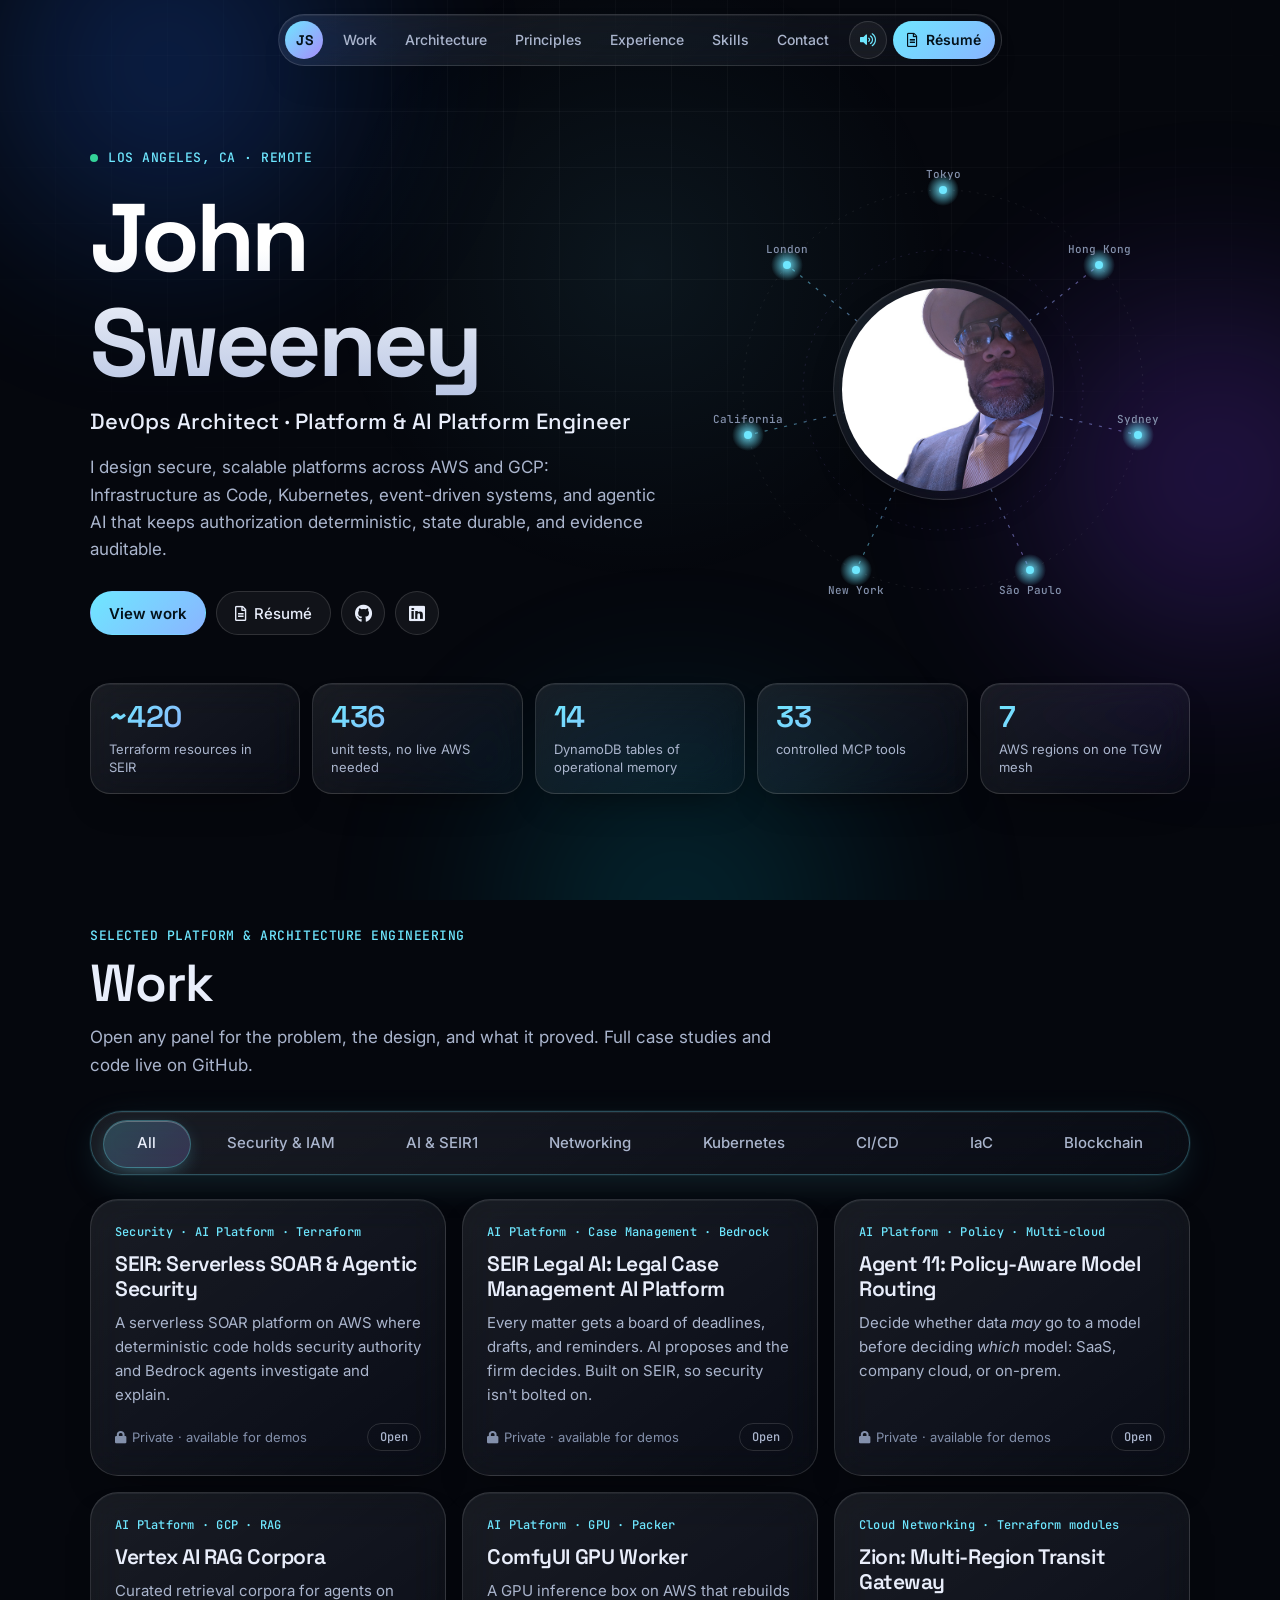
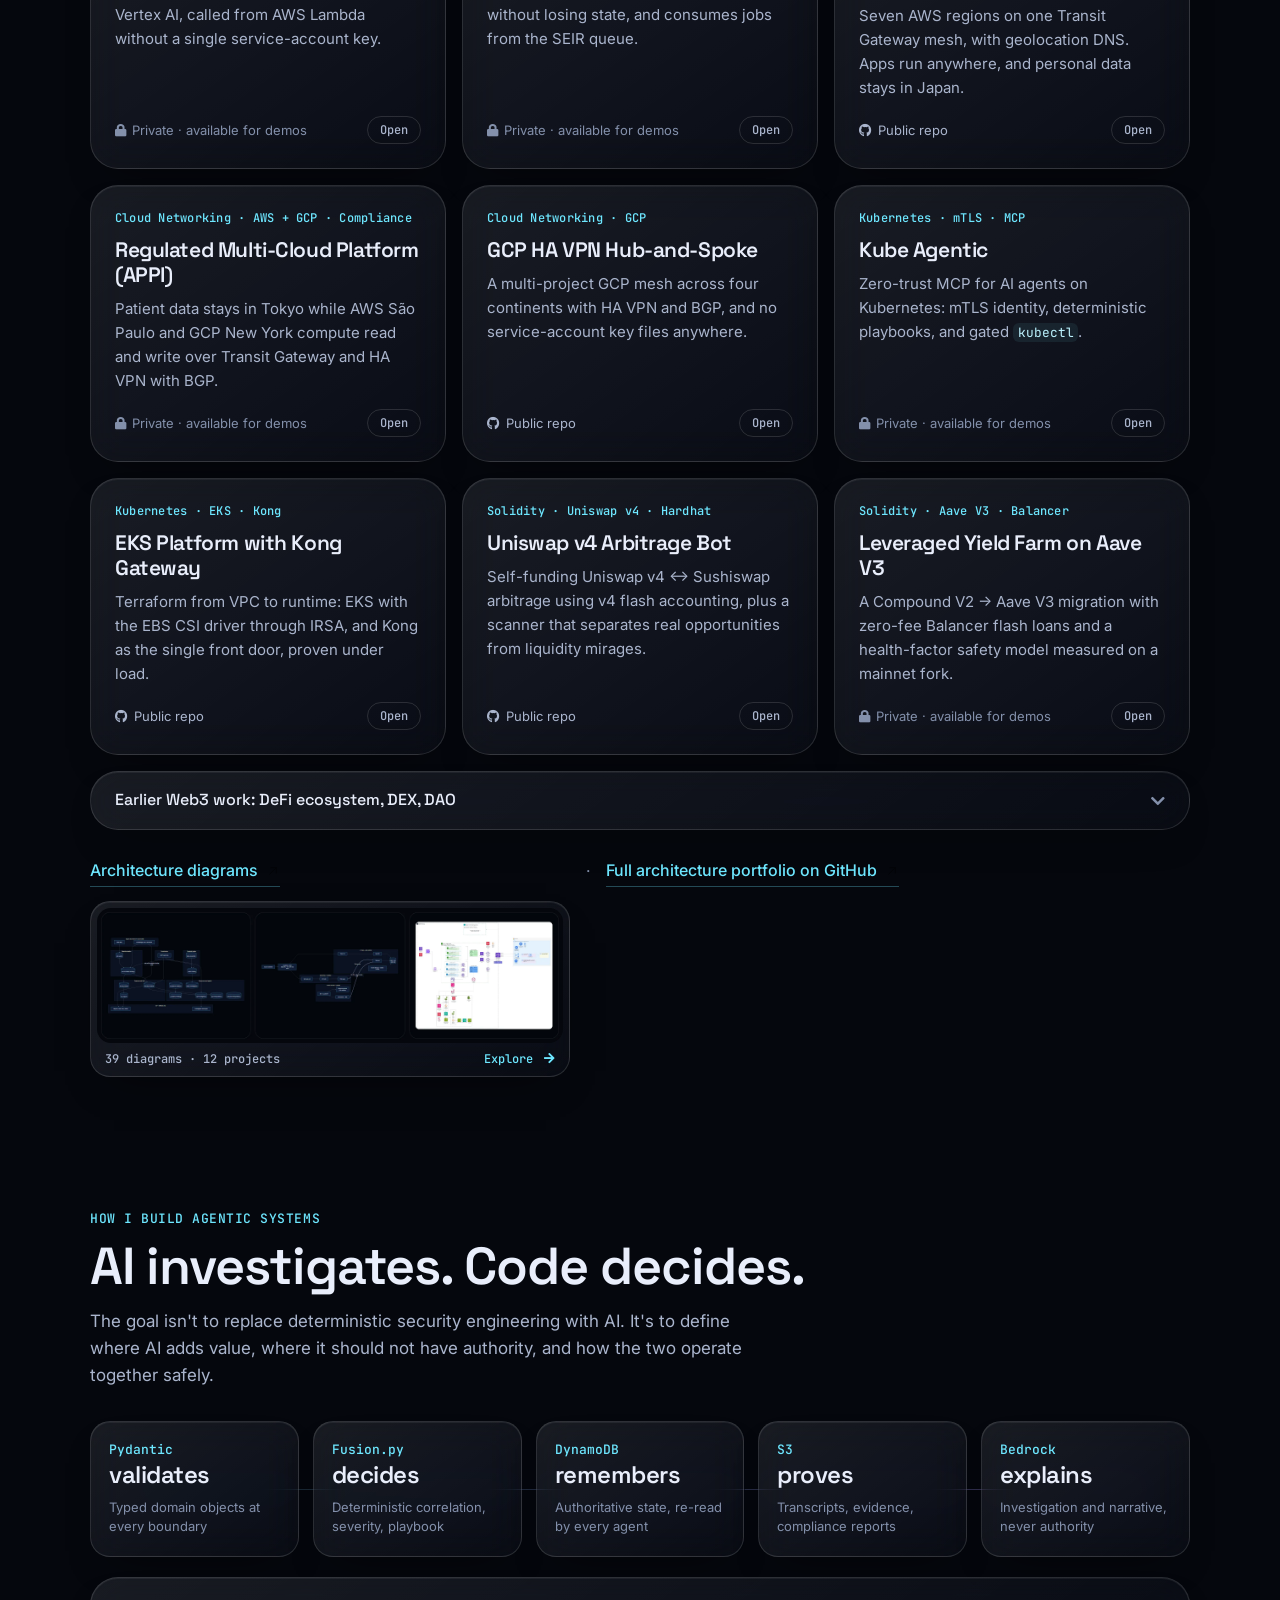
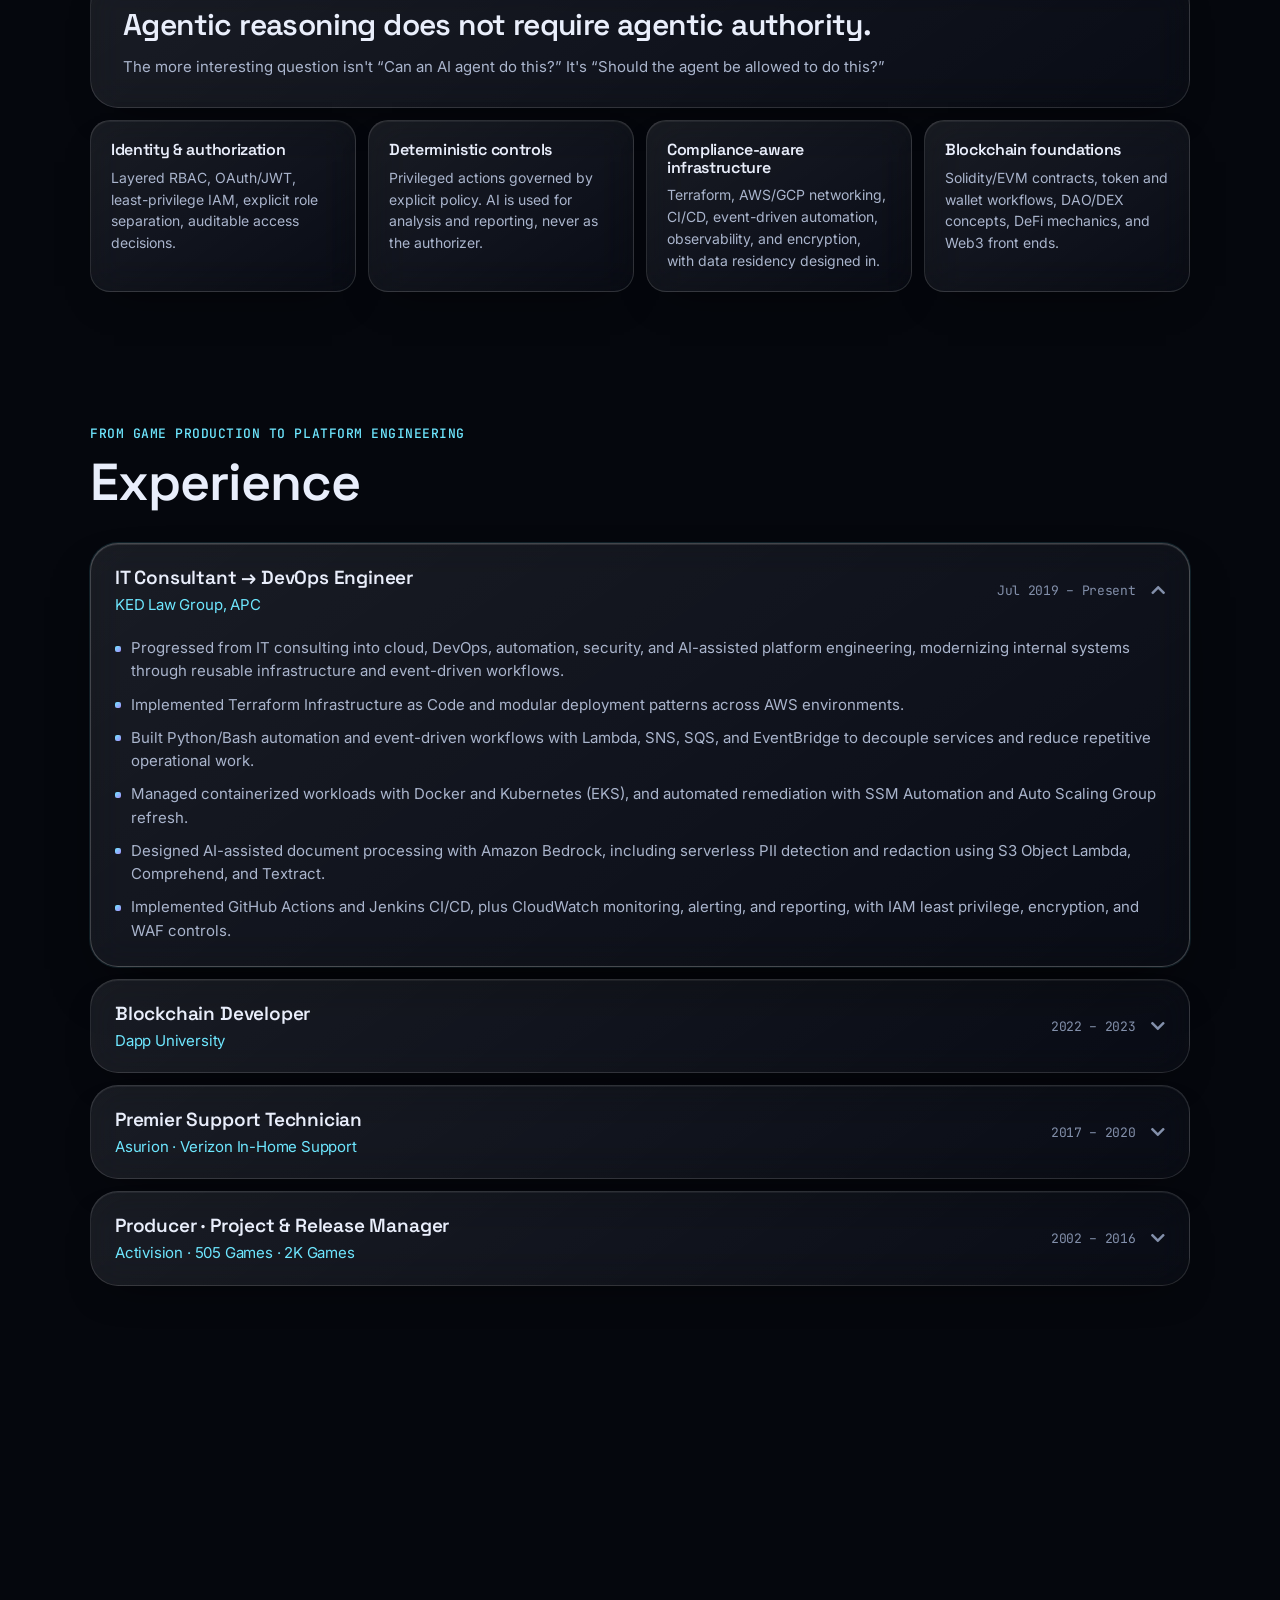
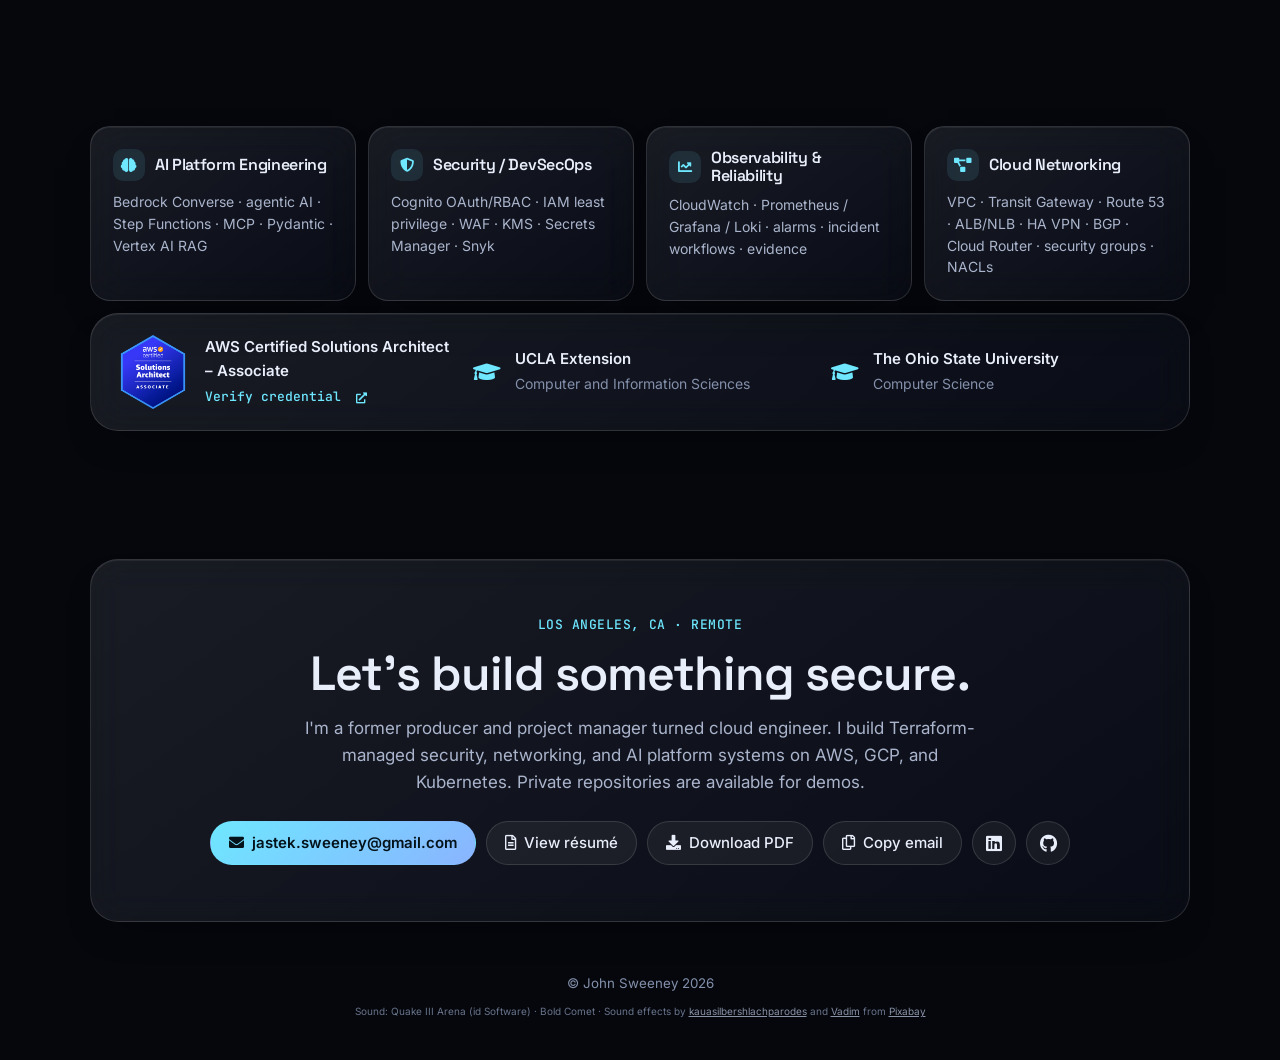
<file: index.html>
<!DOCTYPE html>
<html lang="en">

<head>
    <meta charset="UTF-8">
    <meta name="viewport" content="width=device-width, initial-scale=1.0">
    <meta name="description" content="John Sweeney — DevOps and cloud architect in Los Angeles, working remotely. Secure platforms on AWS and GCP: Terraform, Kubernetes, event-driven systems, and agentic AI that keeps security authority deterministic.">
    <meta name="author" content="John Sweeney">
    <meta name="theme-color" content="#05070d">
    <meta property="og:title" content="John Sweeney — Cloud Security &amp; AI Platform Engineer">
    <meta property="og:description" content="Secure, scalable platforms across AWS and GCP. AI investigates, code decides.">
    <meta property="og:image" content="https://jastek69.github.io/resume/img/profile.jpg">

    <title>John Sweeney | Cloud Security &amp; AI Platform Engineer</title>

    <link rel="icon" href="favicon.svg" type="image/svg+xml">

    <link rel="preconnect" href="https://fonts.googleapis.com">
    <link rel="preconnect" href="https://fonts.gstatic.com" crossorigin>
    <link href="https://fonts.googleapis.com/css2?family=Inter:wght@400;500;600&family=JetBrains+Mono:wght@400;500&family=Space+Grotesk:wght@500;600;700&display=swap" rel="stylesheet">

    <link href="vendor/fontawesome-free-5.15.4-web/css/all.min.css" rel="stylesheet">
    <link href="css/site.css" rel="stylesheet">
</head>

<body>
    <a class="skip-link" href="#main">Skip to content</a>

    <!-- Ambient vector field: grid, drifting light, pointer spotlight -->
    <div class="ambient" aria-hidden="true">
        <div class="ambient-grid"></div>
        <div class="orb orb--a"></div>
        <div class="orb orb--b"></div>
        <div class="orb orb--c"></div>
        <div class="spotlight"></div>
    </div>

    <!-- NAV -->
    <header class="nav-wrap">
        <nav class="nav glass" aria-label="Primary">
            <a class="nav-mark" href="#top" aria-label="John Sweeney, back to top">JS</a>
            <ul class="nav-links">
                <li><a href="#work">Work</a></li>
                <li><a href="architecture.html">Architecture</a></li>
                <li><a href="#principles">Principles</a></li>
                <li><a href="#experience">Experience</a></li>
                <li><a href="#skills">Skills</a></li>
                <li><a href="#contact">Contact</a></li>
                <li class="nav-bead" aria-hidden="true"></li>
            </ul>
            <button type="button" class="sound-toggle" aria-pressed="true" aria-label="Mute sound" title="Sound on"><i class="fas fa-volume-up" aria-hidden="true"></i></button>
            <a class="nav-cta" href="assets/John_Sweeney_Resume.pdf" data-open-resume><i class="far fa-file-alt" aria-hidden="true"></i> Résumé</a>
        </nav>
    </header>

    <main id="main">

        <!-- HERO -->
        <section class="hero" id="top">
            <div class="hero-copy" data-reveal>
                <p class="eyebrow"><span class="live-dot" aria-hidden="true"></span>Los Angeles, CA · Remote</p>
                <h1>John Sweeney</h1>
                <p class="hero-role">DevOps Architect · Platform &amp; AI Platform Engineer</p>
                <!-- AWS SAA chip, hidden for now (the badge stays in Skills). To show it again, remove these comment markers.
                <a class="cert-chip" href="https://cp.certmetrics.com/amazon/en/public/verify/credential/1d07cad685f4409b948e45bced0370e6" target="_blank" rel="noopener">
                    <img src="assets/aws-saa-badge.png" alt="" width="26" height="26">
                    <span>AWS Certified Solutions Architect – Associate</span>
                    <i class="fas fa-check-circle" aria-hidden="true"></i><span class="sr-only">(verify credential, opens in a new tab)</span>
                </a>
                -->

                <p class="lead">
                    I design secure, scalable platforms across AWS and GCP: Infrastructure as Code, Kubernetes,
                    event-driven systems, and agentic AI that keeps authorization deterministic, state durable,
                    and evidence auditable.
                </p>
                <div class="hero-actions">
                    <a class="btn btn--primary" href="#work">View work</a>
                    <a class="btn" href="assets/John_Sweeney_Resume.pdf" data-open-resume><i class="far fa-file-alt" aria-hidden="true"></i> Résumé</a>
                    <a class="btn btn--icon" href="https://github.com/jastek69/" target="_blank" rel="noopener" aria-label="GitHub"><i class="fab fa-github"></i></a>
                    <a class="btn btn--icon" href="https://www.linkedin.com/in/john-sweeney-9b97262/" target="_blank" rel="noopener" aria-label="LinkedIn"><i class="fab fa-linkedin"></i></a>
                </div>
            </div>

            <div class="hero-visual" data-reveal>
                <svg class="topology" viewBox="0 0 480 480" aria-hidden="true">
                    <defs>
                        <radialGradient id="nodeGlow">
                            <stop offset="0" stop-color="#6ee7ff" stop-opacity=".9" />
                            <stop offset="1" stop-color="#6ee7ff" stop-opacity="0" />
                        </radialGradient>
                        <linearGradient id="linkGrad" x1="0" x2="1">
                            <stop offset="0" stop-color="#6ee7ff" />
                            <stop offset="1" stop-color="#a78bfa" />
                        </linearGradient>
                    </defs>
                    <circle class="orbit" cx="240" cy="240" r="200" />
                    <circle class="orbit orbit--inner" cx="240" cy="240" r="140" />
                    <g class="orbit-spin">
                        <!-- seven regional hubs around the Tokyo hub (center) -->
                        <g class="links">
                            <line x1="240" y1="240" x2="240" y2="40" />
                            <line x1="240" y1="240" x2="396" y2="115" />
                            <line x1="240" y1="240" x2="435" y2="285" />
                            <line x1="240" y1="240" x2="327" y2="420" />
                            <line x1="240" y1="240" x2="153" y2="420" />
                            <line x1="240" y1="240" x2="45" y2="285" />
                            <line x1="240" y1="240" x2="84" y2="115" />
                        </g>
                        <g class="nodes">
                            <g transform="translate(240 40)"><circle r="16" fill="url(#nodeGlow)" /><circle r="4" /><text y="-12">Tokyo</text></g>
                            <g transform="translate(396 115)"><circle r="16" fill="url(#nodeGlow)" /><circle r="4" /><text y="-12">Hong Kong</text></g>
                            <g transform="translate(435 285)"><circle r="16" fill="url(#nodeGlow)" /><circle r="4" /><text y="-12">Sydney</text></g>
                            <g transform="translate(327 420)"><circle r="16" fill="url(#nodeGlow)" /><circle r="4" /><text y="24">São Paulo</text></g>
                            <g transform="translate(153 420)"><circle r="16" fill="url(#nodeGlow)" /><circle r="4" /><text y="24">New York</text></g>
                            <g transform="translate(45 285)"><circle r="16" fill="url(#nodeGlow)" /><circle r="4" /><text y="-12">California</text></g>
                            <g transform="translate(84 115)"><circle r="16" fill="url(#nodeGlow)" /><circle r="4" /><text y="-12">London</text></g>
                        </g>
                    </g>
                </svg>
                <div class="portrait glass">
                    <img src="./img/profile.jpg" alt="Portrait of John Sweeney" width="220" height="220">
                </div>
            </div>

            <ul class="metrics" aria-label="Platform at a glance">
                <li class="metric glass" data-reveal><span class="metric-value">~420</span><span class="metric-label">Terraform resources in SEIR</span></li>
                <li class="metric glass" data-reveal><span class="metric-value">436</span><span class="metric-label">unit tests, no live AWS needed</span></li>
                <li class="metric glass" data-reveal><span class="metric-value">14</span><span class="metric-label">DynamoDB tables of operational memory</span></li>
                <li class="metric glass" data-reveal><span class="metric-value">33</span><span class="metric-label">controlled MCP tools</span></li>
                <li class="metric glass" data-reveal><span class="metric-value">7</span><span class="metric-label">AWS regions on one TGW mesh</span></li>
            </ul>
        </section>

        <!-- WORK -->
        <section class="section" id="work" aria-labelledby="work-title">
            <div class="section-head" data-reveal>
                <p class="eyebrow">Selected platform &amp; architecture engineering</p>
                <h2 id="work-title">Work</h2>
                <p class="section-sub">Open any panel for the problem, the design, and what it proved. Full case studies and code live on GitHub.</p>
            </div>

            <div class="filters glass" role="group" aria-label="Filter projects by domain" data-reveal>
                <button type="button" class="filter" data-filter="all" aria-pressed="true">All</button>
                <button type="button" class="filter" data-filter="security" aria-pressed="false">Security &amp; IAM</button>
                <button type="button" class="filter" data-filter="ai" aria-pressed="false">AI &amp; SEIR1</button>
                <button type="button" class="filter" data-filter="networking" aria-pressed="false">Networking</button>
                <button type="button" class="filter" data-filter="kubernetes" aria-pressed="false">Kubernetes</button>
                <button type="button" class="filter" data-filter="cicd" aria-pressed="false">CI/CD</button>
                <button type="button" class="filter" data-filter="iac" aria-pressed="false">IaC</button>
                <button type="button" class="filter" data-filter="blockchain" aria-pressed="false">Blockchain</button>
                <span class="filter-bead" aria-hidden="true"></span>
            </div>

            <div class="panels" id="panels" data-filter-grid data-noun="project">

                <!-- SEIR SOAR -->
                <article class="panel glass" data-domain="security ai cicd iac" data-reveal>
                    <p class="panel-tags">Security · AI Platform · Terraform</p>
                    <h3 class="panel-title"><button type="button" class="panel-open">SEIR: Serverless SOAR &amp; Agentic Security</button></h3>
                    <p class="panel-summary">A serverless SOAR platform on AWS where deterministic code holds security authority and Bedrock agents investigate and explain.</p>
                    <p class="panel-meta"><span class="lock"><i class="fas fa-lock" aria-hidden="true"></i> Private · available for demos</span></p>
                    <div class="panel-detail">
                        <p class="rule">Bedrock explains. It never authorizes.</p>
                        <div class="detail-grid">
                            <div>
                                <h4>Problem</h4>
                                <ul>
                                    <li>An API Gateway authorizer proves <em>who</em> the caller is, not <em>what they may do</em>.</li>
                                    <li>Tokens get issued, never used, and never revoked.</li>
                                    <li>WAF telemetry is written, not read, and findings arrive without context.</li>
                                </ul>
                            </div>
                            <div>
                                <h4>Design</h4>
                                <ul>
                                    <li>Three-layer authorization: API Gateway scopes → in-Lambda group claims → IAM.</li>
                                    <li>EventBridge fans each WAF finding out to four parallel agents: playbook, token safety, intel enrichment, threat assessment.</li>
                                    <li>Four Step Functions + Bedrock Converse investigations with read-only tool loops, structured submit, and explicit termination.</li>
                                    <li>Cognito OAuth/RBAC-protected FastMCP control plane exposing 33 controlled tools.</li>
                                </ul>
                            </div>
                            <div>
                                <h4>Impact</h4>
                                <ul>
                                    <li>~420 Terraform resources and 14 DynamoDB tables. Agents re-read authoritative state instead of trusting event payloads.</li>
                                    <li>436 pytest + moto tests in GitHub Actions. They're published as reusable workflows that validate three descendant repos.</li>
                                    <li>Reports mapped to NIST CSF 2.0, CIS v8, PCI DSS 4.0, and ISO 27001, in English, Japanese, and Portuguese.</li>
                                    <li>Operator observability for the agent layer: CloudWatch-backed status, invocation, error, duration, and trigger views across detection, action, and reporting agents.</li>
                                </ul>
                            </div>
                        </div>
                        <p class="stack">Terraform · Python/Pydantic · Lambda · API Gateway · Cognito · WAF · EventBridge · Step Functions · DynamoDB · S3 · Bedrock Converse · MCP</p>
                        <div class="panel-links">
                            <a class="btn btn--primary" href="https://github.com/jastek69/jastek69/blob/main/cloud-architecture-portfolio/architectures/serverless/README.md" target="_blank" rel="noopener">Case study</a>
                        </div>
                    </div>
                </article>

                <!-- LEGAL AI -->
                <article class="panel glass" data-domain="security ai cicd iac" data-reveal>
                    <p class="panel-tags">AI Platform · Case Management · Bedrock</p>
                    <h3 class="panel-title"><button type="button" class="panel-open">SEIR Legal AI: Legal Case Management AI Platform</button></h3>
                    <p class="panel-summary">Every matter gets a board of deadlines, drafts, and reminders. AI proposes and the firm decides. Built on SEIR, so security isn't bolted on.</p>
                    <p class="panel-meta"><span class="lock"><i class="fas fa-lock" aria-hidden="true"></i> Private · available for demos</span></p>
                    <div class="panel-detail">
                        <p class="rule">AI proposes; the firm decides.</p>
                        <div class="detail-grid">
                            <div>
                                <h4>Problem</h4>
                                <ul>
                                    <li>Recurring deadlines, renewals, and status reports repeat across a whole caseload and are easy to miss.</li>
                                    <li>Case files hold identity, medical detail, and education records (PHI and FERPA).</li>
                                    <li>Model-confident citations are a liability, and every one has to be verifiable.</li>
                                </ul>
                            </div>
                            <div>
                                <h4>Design</h4>
                                <ul>
                                    <li><strong>Every matter has a board</strong> of deadlines, drafts, and reminders. Practice areas such as construction, litigation, and civil plug in under the same enum rules, so the platform scales out without forking.</li>
                                    <li><strong>AI proposes; the firm decides.</strong> Agents produce drafts and research aids with <code>[VERIFY]</code> citations under graduated autonomy (observe → draft → notify). No tier ever files.</li>
                                    <li><strong>Security isn't bolted on.</strong> It inherits SEIR's Cognito, WAF, and SOAR protection, and models only see records redacted by Comprehend + Comprehend Medical, enforced by IAM.</li>
                                </ul>
                            </div>
                            <div>
                                <h4>Impact</h4>
                                <ul>
                                    <li>~460 Terraform resources in one apply, sharing SOAR's Cognito pool, WAF, API, and jobs module.</li>
                                    <li>238 pytest tests plus a retrieval golden-eval set.</li>
                                    <li>Built for a real practice, across two case types with different retention rules.</li>
                                </ul>
                            </div>
                        </div>
                        <p class="stack">Bedrock · Step Functions · Comprehend Medical · OpenSearch · Cognito · SSM · Terraform · MCP</p>
                        <div class="panel-links">
                            <a class="btn btn--primary" href="https://github.com/jastek69/jastek69/blob/main/cloud-architecture-portfolio/architectures/legal-platform/README.md" target="_blank" rel="noopener">Case study</a>
                        </div>
                    </div>
                </article>

                <!-- AGENT 11 -->
                <article class="panel glass" data-domain="ai security" data-reveal>
                    <p class="panel-tags">AI Platform · Policy · Multi-cloud</p>
                    <h3 class="panel-title"><button type="button" class="panel-open">Agent 11: Policy-Aware Model Routing</button></h3>
                    <p class="panel-summary">Decide whether data <em>may</em> go to a model before deciding <em>which</em> model: SaaS, company cloud, or on-prem.</p>
                    <p class="panel-meta"><span class="lock"><i class="fas fa-lock" aria-hidden="true"></i> Private · available for demos</span></p>
                    <div class="panel-detail">
                        <p class="rule">Classify before transmit.</p>
                        <div class="detail-grid">
                            <div>
                                <h4>Problem</h4>
                                <ul>
                                    <li>Agents hard-code <code>if sensitive: use_model_x()</code>, coupling business code to infrastructure.</li>
                                    <li>That coupling blurs four separate questions: policy, service, network, and routing.</li>
                                </ul>
                            </div>
                            <div>
                                <h4>Design</h4>
                                <ul>
                                    <li>Logical destinations (<code>EXTERNAL_FM</code>, <code>COMPANY_CLOUD_LLM</code>, <code>COMPANY_ONPREM_LLM</code>) stand in for vendors.</li>
                                    <li>Independent evaluators for data, model, tool, and user policy, plus runtime health and network path, then a policy-safe fallback.</li>
                                    <li>Every routing decision records why a route was chosen or blocked, as typed telemetry.</li>
                                </ul>
                            </div>
                            <div>
                                <h4>Impact</h4>
                                <ul>
                                    <li>Live labs: MCP on AWS EC2 reaching a GCP-hosted Llama over private IPsec and a home-network Ollama.</li>
                                    <li>~430 inline contract tests, written test-first ahead of registry features.</li>
                                    <li>The typed-domain-model approach was carried into SEIR.</li>
                                </ul>
                            </div>
                        </div>
                        <p class="stack">Python · Pydantic · MCP · AWS EC2 · GCP · IPsec VPN · Llama · Ollama</p>
                        <div class="panel-links">
                            <a class="btn btn--primary" href="https://github.com/jastek69/jastek69/blob/main/cloud-architecture-portfolio/architectures/agent11/README.md" target="_blank" rel="noopener">Case study</a>
                        </div>
                    </div>
                </article>

                <!-- VERTEX RAG -->
                <article class="panel glass" data-domain="ai security iac" data-reveal>
                    <p class="panel-tags">AI Platform · GCP · RAG</p>
                    <h3 class="panel-title"><button type="button" class="panel-open">Vertex AI RAG Corpora</button></h3>
                    <p class="panel-summary">Curated retrieval corpora for agents on Vertex AI, called from AWS Lambda without a single service-account key.</p>
                    <p class="panel-meta"><span class="lock"><i class="fas fa-lock" aria-hidden="true"></i> Private · available for demos</span></p>
                    <div class="panel-detail">
                        <p class="rule">Keyless across clouds.</p>
                        <div class="detail-grid">
                            <div>
                                <h4>Problem</h4>
                                <ul>
                                    <li>Agents need domain knowledge from a curated corpus, not the open web.</li>
                                    <li>Calling GCP from AWS usually means a JSON key stored somewhere in AWS.</li>
                                    <li>Raising <code>top_k</code> to 10 still returned 8 chunks from one document.</li>
                                </ul>
                            </div>
                            <div>
                                <h4>Design</h4>
                                <ul>
                                    <li>Four purpose-built corpora on the serverless RAG Engine with <code>text-embedding-005</code>.</li>
                                    <li>Workload Identity Federation lets Lambda roles call Vertex AI.</li>
                                    <li>Corpus IDs live in SOAR's SSM registry. A per-document chunk cap fixes single-source dominance.</li>
                                </ul>
                            </div>
                            <div>
                                <h4>Impact</h4>
                                <ul>
                                    <li>~1,340 documents indexed, with create, import, rebuild, and cleanup scripts.</li>
                                    <li>Credential-free integration between the AWS agent platform and GCP retrieval.</li>
                                </ul>
                            </div>
                        </div>
                        <p class="stack">Vertex AI RAG Engine · Workload Identity Federation · Terraform · Lambda · SSM · Python</p>
                        <div class="panel-links">
                            <a class="btn btn--primary" href="https://github.com/jastek69/jastek69/blob/main/cloud-architecture-portfolio/architectures/vertex-rag/README.md" target="_blank" rel="noopener">Case study</a>
                        </div>
                    </div>
                </article>

                <!-- COMFYUI -->
                <article class="panel glass" data-domain="ai iac cicd" data-reveal>
                    <p class="panel-tags">AI Platform · GPU · Packer</p>
                    <h3 class="panel-title"><button type="button" class="panel-open">ComfyUI GPU Worker</button></h3>
                    <p class="panel-summary">A GPU inference box on AWS that rebuilds without losing state, and consumes jobs from the SEIR queue.</p>
                    <p class="panel-meta"><span class="lock"><i class="fas fa-lock" aria-hidden="true"></i> Private · available for demos</span></p>
                    <div class="panel-detail">
                        <p class="rule">S3 is the source of truth.</p>
                        <div class="detail-grid">
                            <div>
                                <h4>Problem</h4>
                                <ul>
                                    <li>GPU boxes accumulate hand-made state that disappears when the instance is replaced.</li>
                                    <li>Idle GPUs are expensive, so the box must stop, start, and resize safely.</li>
                                    <li>Model buckets are easy to over-share, and just as easy to lock yourself out of.</li>
                                </ul>
                            </div>
                            <div>
                                <h4>Design</h4>
                                <ul>
                                    <li>Packer golden AMI. <code>user_data</code> restores models, workflows, and certificates from S3 on every boot.</li>
                                    <li>Vertical scaling in place with a 60-second Route 53 TTL, so no Elastic IP is needed.</li>
                                    <li>Wired to SEIR's <code>POST /jobs</code> → SQS pipeline through SSM contracts only.</li>
                                </ul>
                            </div>
                            <div>
                                <h4>Impact</h4>
                                <ul>
                                    <li>An AMI rebake replaces the instance and restores full working state.</li>
                                    <li>Cost guide across L4, A10G, L40S, and T4, with spot savings of about 60–70%.</li>
                                </ul>
                            </div>
                        </div>
                        <p class="stack">Packer · Terraform · EC2 GPU · S3 · SQS · Route 53 · SSM</p>
                        <div class="panel-links">
                            <a class="btn btn--primary" href="https://github.com/jastek69/jastek69/blob/main/cloud-architecture-portfolio/architectures/comfyui-stability/README.md" target="_blank" rel="noopener">Case study</a>
                        </div>
                    </div>
                </article>

                <!-- ZION TGW -->
                <article class="panel glass" data-domain="networking iac" data-reveal>
                    <p class="panel-tags">Cloud Networking · Terraform modules</p>
                    <h3 class="panel-title"><button type="button" class="panel-open">Zion: Multi-Region Transit Gateway</button></h3>
                    <p class="panel-summary">Seven AWS regions on one Transit Gateway mesh, with geolocation DNS. Apps run anywhere, and personal data stays in Japan.</p>
                    <p class="panel-meta"><a class="code-link" href="https://github.com/jastek69/tfe-zion-armageddon-bhoejm" target="_blank" rel="noopener"><i class="fab fa-github" aria-hidden="true"></i> Public repo</a></p>
                    <div class="panel-detail">
                        <p class="rule">Forward, don't store.</p>
                        <div class="detail-grid">
                            <div>
                                <h4>Problem</h4>
                                <ul>
                                    <li>Seven copy-pasted region stacks: one change meant seven edits.</li>
                                    <li>One DNS record sent every customer to Tokyo.</li>
                                    <li>Syslog and personal data could not be stored abroad.</li>
                                </ul>
                            </div>
                            <div>
                                <h4>Design</h4>
                                <ul>
                                    <li>Hubs in Tokyo, Hong Kong, Sydney, California, New York, London, and São Paulo.</li>
                                    <li>A <code>regional-network</code> + <code>regional-site</code> module pair driven by a single sites map.</li>
                                    <li>Route 53 geolocation to the nearest ALB. Tokyo is the only writer to Aurora, over private paths.</li>
                                </ul>
                            </div>
                            <div>
                                <h4>Impact</h4>
                                <ul>
                                    <li>~100 Terraform resources expressed as five reusable modules.</li>
                                    <li>Scripted verification of reachability, blocked HTTPS, RDS writes, and Secrets Manager.</li>
                                    <li>Self-hosted Prometheus / Grafana / Loki over the mesh, so metrics never leave Japan.</li>
                                </ul>
                            </div>
                        </div>
                        <p class="stack">Transit Gateway · Route 53 · ALB · Aurora · VPC endpoints · Terraform · Prometheus · Grafana · Loki</p>
                        <div class="panel-links">
                            <a class="btn btn--primary" href="https://github.com/jastek69/jastek69/blob/main/cloud-architecture-portfolio/architectures/transit-gateway/README.md" target="_blank" rel="noopener">Case study</a>
                            <a class="btn" href="https://github.com/jastek69/tfe-zion-armageddon-bhoejm" target="_blank" rel="noopener"><i class="fab fa-github" aria-hidden="true"></i> Code</a>
                        </div>
                    </div>
                </article>

                <!-- JAPAN MEDICAL -->
                <article class="panel glass" data-domain="networking security iac cicd" data-reveal>
                    <p class="panel-tags">Cloud Networking · AWS + GCP · Compliance</p>
                    <h3 class="panel-title"><button type="button" class="panel-open">Regulated Multi-Cloud Platform (APPI)</button></h3>
                    <p class="panel-summary">Patient data stays in Tokyo while AWS São Paulo and GCP New York compute read and write over Transit Gateway and HA VPN with BGP.</p>
                    <p class="panel-meta"><span class="lock"><i class="fas fa-lock" aria-hidden="true"></i> Private · available for demos</span></p>
                    <div class="panel-detail">
                        <p class="rule">Degrade, but never violate residency.</p>
                        <div class="detail-grid">
                            <div>
                                <h4>Problem</h4>
                                <ul>
                                    <li>Japanese patient data must physically stay in Japan, even for overseas doctors.</li>
                                    <li>São Paulo staff run on AWS and New York staff run on GCP.</li>
                                    <li>Auditors have to follow where every read and write travels.</li>
                                </ul>
                            </div>
                            <div>
                                <h4>Design</h4>
                                <ul>
                                    <li>Tokyo is the data authority. São Paulo and New York are stateless compute.</li>
                                    <li>Transit Gateway plus Cloud HA VPN with 4 redundant BGP tunnels form an auditable data corridor.</li>
                                    <li>One global URL: CloudFront + WAF, origins cloaked, and PHI never cached.</li>
                                </ul>
                            </div>
                            <div>
                                <h4>Impact</h4>
                                <ul>
                                    <li>6 reusable modules and 4 independently deployable stacks, ~310 Terraform resources.</li>
                                    <li>Bedrock-drafted, translated incident reports, with a human who verifies before anything is final.</li>
                                    <li>Staged apply and destroy, SSM sanity checks, and a Jenkins pipeline.</li>
                                </ul>
                            </div>
                        </div>
                        <p class="stack">Transit Gateway · GCP HA VPN · Cloud Router · BGP · CloudFront · Aurora MySQL · KMS · Bedrock · Terraform</p>
                        <div class="panel-links">
                            <a class="btn btn--primary" href="https://github.com/jastek69/jastek69/blob/main/cloud-architecture-portfolio/architectures/healthcare-cross-platform/README.md" target="_blank" rel="noopener">Case study</a>
                        </div>
                    </div>
                </article>

                <!-- GCP HUB SPOKE -->
                <article class="panel glass" data-domain="networking security iac cicd" data-reveal>
                    <p class="panel-tags">Cloud Networking · GCP</p>
                    <h3 class="panel-title"><button type="button" class="panel-open">GCP HA VPN Hub-and-Spoke</button></h3>
                    <p class="panel-summary">A multi-project GCP mesh across four continents with HA VPN and BGP, and no service-account key files anywhere.</p>
                    <p class="panel-meta"><a class="code-link" href="https://github.com/jastek69/gcp-ha-vpn-hub-spokes-SA-scaffolding" target="_blank" rel="noopener"><i class="fab fa-github" aria-hidden="true"></i> Public repo</a></p>
                    <div class="panel-detail">
                        <p class="rule">Adding a project is a map entry.</p>
                        <div class="detail-grid">
                            <div>
                                <h4>Problem</h4>
                                <ul>
                                    <li>Downloaded JSON keys are the most common way GCP credentials leak.</li>
                                    <li>IAM and network have different lifecycles.</li>
                                    <li>Each new spoke multiplies gateways, tunnels, interfaces, and peers.</li>
                                </ul>
                            </div>
                            <div>
                                <h4>Design</h4>
                                <ul>
                                    <li>Bootstrap / infra split: identities are seeded once, and the network rebuilds freely.</li>
                                    <li>Service-account impersonation through ADC locally and Workload Identity Federation in CI.</li>
                                    <li>A single <code>tunnels</code> map drives the whole mesh through flattened locals.</li>
                                </ul>
                            </div>
                            <div>
                                <h4>Impact</h4>
                                <ul>
                                    <li>Six projects on four continents, built from seven reusable modules.</li>
                                    <li>Makefile, staged apply and destroy, CI bootstrap, and a "doctor" diagnostic.</li>
                                    <li>Delivered by a seven-engineer team.</li>
                                </ul>
                            </div>
                        </div>
                        <p class="stack">GCP · HA VPN · Cloud Router · BGP · Network Connectivity Center · Terraform · WIF</p>
                        <div class="panel-links">
                            <a class="btn btn--primary" href="https://github.com/jastek69/jastek69/blob/main/cloud-architecture-portfolio/architectures/gcp-hub-spoke/README.md" target="_blank" rel="noopener">Case study</a>
                            <a class="btn" href="https://github.com/jastek69/gcp-ha-vpn-hub-spokes-SA-scaffolding" target="_blank" rel="noopener"><i class="fab fa-github" aria-hidden="true"></i> Code</a>
                        </div>
                    </div>
                </article>

                <!-- KUBE AGENTIC -->
                <article class="panel glass" data-domain="kubernetes security ai cicd" data-reveal>
                    <p class="panel-tags">Kubernetes · mTLS · MCP</p>
                    <h3 class="panel-title"><button type="button" class="panel-open">Kube Agentic</button></h3>
                    <p class="panel-summary">Zero-trust MCP for AI agents on Kubernetes: mTLS identity, deterministic playbooks, and gated <code>kubectl</code>.</p>
                    <p class="panel-meta"><span class="lock"><i class="fas fa-lock" aria-hidden="true"></i> Private · available for demos</span></p>
                    <div class="panel-detail">
                        <p class="rule">The LLM narrates. Code authorizes.</p>
                        <div class="detail-grid">
                            <div>
                                <h4>Problem</h4>
                                <ul>
                                    <li>Once an agent reaches the API server, every verb in its ServiceAccount is in play.</li>
                                    <li>Pod network reachability gets treated as trust.</li>
                                    <li>Duplicate AWS and GCP YAML trees drift apart.</li>
                                </ul>
                            </div>
                            <div>
                                <h4>Design</h4>
                                <ul>
                                    <li>nginx requires a client certificate from a lab CA before any request reaches MCP.</li>
                                    <li>Thin MCP control plane. <code>kubectl</code> lives only in the executor.</li>
                                    <li><code>restart_deployment</code> returns 403 unless the caller sends <code>approved=true</code> and a named approver.</li>
                                </ul>
                            </div>
                            <div>
                                <h4>Impact</h4>
                                <ul>
                                    <li>~50 shared manifests deploy unchanged to kind, GKE, and EKS.</li>
                                    <li>44 pytest tests pin the governance invariants in CI.</li>
                                    <li>An agent holding a rogue-CA certificate fails closed.</li>
                                </ul>
                            </div>
                        </div>
                        <p class="stack">Kubernetes · EKS · GKE · kind · nginx mTLS · MCP · Python</p>
                        <div class="panel-links">
                            <a class="btn btn--primary" href="https://github.com/jastek69/jastek69/blob/main/cloud-architecture-portfolio/architectures/kube-agentic/README.md" target="_blank" rel="noopener">Case study</a>
                        </div>
                    </div>
                </article>

                <!-- EKS KONG -->
                <article class="panel glass" data-domain="kubernetes iac" data-reveal>
                    <p class="panel-tags">Kubernetes · EKS · Kong</p>
                    <h3 class="panel-title"><button type="button" class="panel-open">EKS Platform with Kong Gateway</button></h3>
                    <p class="panel-summary">Terraform from VPC to runtime: EKS with the EBS CSI driver through IRSA, and Kong as the single front door, proven under load.</p>
                    <p class="panel-meta"><a class="code-link" href="https://github.com/jastek69/anton-basic-eks-updated-helm" target="_blank" rel="noopener"><i class="fab fa-github" aria-hidden="true"></i> Public repo</a></p>
                    <div class="panel-detail">
                        <p class="rule">"Is it working?" needs evidence.</p>
                        <div class="detail-grid">
                            <div>
                                <h4>Problem</h4>
                                <ul>
                                    <li>A bare EKS cluster can't run stateful workloads.</li>
                                    <li>Exposing every service directly scatters auth, rate limits, and routing.</li>
                                </ul>
                            </div>
                            <div>
                                <h4>Design</h4>
                                <ul>
                                    <li>Two-AZ VPC, NAT, EKS in <code>API</code> auth mode, and a private node group.</li>
                                    <li>An IRSA role for the EBS CSI controller, installed through the Helm provider.</li>
                                    <li>Kong ingress with key-auth and rate-limit plugins.</li>
                                </ul>
                            </div>
                            <div>
                                <h4>Impact</h4>
                                <ul>
                                    <li>~30 Terraform resources stand up a working cluster.</li>
                                    <li>k6 runs show the 5-per-minute limit counting down to 429.</li>
                                    <li>Serves as the platform layer for Kube Agentic.</li>
                                </ul>
                            </div>
                        </div>
                        <p class="stack">Terraform · Amazon EKS · Helm · IRSA · EBS CSI · Kong · k6</p>
                        <div class="panel-links">
                            <a class="btn btn--primary" href="https://github.com/jastek69/jastek69/blob/main/cloud-architecture-portfolio/architectures/eks-ebs/README.md" target="_blank" rel="noopener">Case study</a>
                            <a class="btn" href="https://github.com/jastek69/anton-basic-eks-updated-helm" target="_blank" rel="noopener"><i class="fab fa-github" aria-hidden="true"></i> Code</a>
                        </div>
                    </div>
                </article>

                <!-- UNISWAP V4 -->
                <article class="panel glass" data-domain="blockchain cicd" data-reveal>
                    <p class="panel-tags">Solidity · Uniswap v4 · Hardhat</p>
                    <h3 class="panel-title"><button type="button" class="panel-open">Uniswap v4 Arbitrage Bot</button></h3>
                    <p class="panel-summary">Self-funding Uniswap v4 ↔ Sushiswap arbitrage using v4 flash accounting, plus a scanner that separates real opportunities from liquidity mirages.</p>
                    <p class="panel-meta"><a class="code-link" href="https://github.com/jastek69/trading_bot-master" target="_blank" rel="noopener"><i class="fab fa-github" aria-hidden="true"></i> Public repo</a></p>
                    <div class="panel-detail">
                        <p class="rule">Verify before trading.</p>
                        <div class="detail-grid">
                            <div>
                                <h4>Problem</h4>
                                <ul>
                                    <li>Cross-DEX arbitrage needs inventory, or a flash loan with a fee.</li>
                                    <li>v4's singleton PoolManager broke every existing V2/V3 integration.</li>
                                    <li>A large, persistent spread usually means one side has no liquidity.</li>
                                </ul>
                            </div>
                            <div>
                                <h4>Design</h4>
                                <ul>
                                    <li>Both legs run inside <code>unlockCallback</code>, and only the net is settled.</li>
                                    <li>Prices come from <code>StateView</code>, and trades are simulated with the official <code>V4Quoter</code>.</li>
                                    <li>The scanner flags pairs as <code>thin v4 side</code> instead of ranking them.</li>
                                </ul>
                            </div>
                            <div>
                                <h4>Impact</h4>
                                <ul>
                                    <li>Pinning the fork block took the tests from ~60 s and flaky to ~6 s and stable.</li>
                                    <li>Optional risk telemetry feeds a SOAR pipeline.</li>
                                </ul>
                            </div>
                        </div>
                        <p class="stack">Solidity · Uniswap v4 · Sushiswap · Hardhat · ethers</p>
                        <div class="panel-links">
                            <a class="btn btn--primary" href="https://github.com/jastek69/jastek69/blob/main/cloud-architecture-portfolio/architectures/blockchain/trading-bot-v4.md" target="_blank" rel="noopener">Case study</a>
                            <a class="btn" href="https://github.com/jastek69/trading_bot-master" target="_blank" rel="noopener"><i class="fab fa-github" aria-hidden="true"></i> Code</a>
                        </div>
                    </div>
                </article>

                <!-- YIELD FARM -->
                <article class="panel glass" data-domain="blockchain" data-reveal>
                    <p class="panel-tags">Solidity · Aave V3 · Balancer</p>
                    <h3 class="panel-title"><button type="button" class="panel-open">Leveraged Yield Farm on Aave V3</button></h3>
                    <p class="panel-summary">A Compound V2 → Aave V3 migration with zero-fee Balancer flash loans and a health-factor safety model measured on a mainnet fork.</p>
                    <p class="panel-meta"><span class="lock"><i class="fas fa-lock" aria-hidden="true"></i> Private · available for demos</span></p>
                    <div class="panel-detail">
                        <p class="rule">Exit reads live debt.</p>
                        <div class="detail-grid">
                            <div>
                                <h4>Problem</h4>
                                <ul>
                                    <li>The Compound V2 loop only paid because COMP rewards covered the spread.</li>
                                    <li>Aave governance set DAI's loan-to-value to zero.</li>
                                </ul>
                            </div>
                            <div>
                                <h4>Design</h4>
                                <ul>
                                    <li>USDC with 75% LTV covers the strategy's 70% borrow ratio.</li>
                                    <li>Flash-loan entry: borrow 70%, supply 100%, borrow back to repay.</li>
                                    <li>Exit flash-loans the <em>current</em> variable debt, so interest never leaves residue.</li>
                                </ul>
                            </div>
                            <div>
                                <h4>Impact</h4>
                                <ul>
                                    <li>A full-cycle fork test: 120 USDC in returned 120.10, with zero debt left.</li>
                                    <li>An honest verdict: the levered position earns ~1.3% APY, less than unlevered supply.</li>
                                    <li>A halt flag blocks opening a position and never blocks exiting.</li>
                                </ul>
                            </div>
                        </div>
                        <p class="stack">Solidity · Aave V3 · Balancer · Hardhat</p>
                        <div class="panel-links">
                            <a class="btn btn--primary" href="https://github.com/jastek69/jastek69/blob/main/cloud-architecture-portfolio/architectures/blockchain/yield-farm-aave-v3.md" target="_blank" rel="noopener">Case study</a>
                        </div>
                    </div>
                </article>
            </div>

            <!-- Earlier Web3 work -->
            <details class="archive glass" data-domain="blockchain" data-reveal>
                <summary>
                    <span>Earlier Web3 work: DeFi ecosystem, DEX, DAO</span>
                    <i class="fas fa-chevron-down" aria-hidden="true"></i>
                </summary>
                <div class="archive-body">
                    <ul class="archive-list">
                        <li><span>DefiEcosystem: video demo, part 1</span><span class="archive-links"><a href="https://youtu.be/nJDNXK3zOsA" target="_blank" rel="noopener">Video</a><a href="https://github.com/jastek69/DefiEcoSystem" target="_blank" rel="noopener">Code</a></span></li>
                        <li><span>DefiEcosystem: code walkthrough, part 2</span><span class="archive-links"><a href="https://youtu.be/_SwimVjuV8U" target="_blank" rel="noopener">Video</a><a href="https://github.com/jastek69/DefiEcoSystem" target="_blank" rel="noopener">Code</a></span></li>
                        <li><span>Flash-loan pool and trader contracts (Sepolia)</span><span class="archive-links"><a href="https://sepolia.etherscan.io/address/0xa14FFb7b509829b04c26d031D644037b6c8BD272#code" target="_blank" rel="noopener">Pool</a><a href="https://sepolia.etherscan.io/address/0x30Ba04E9c1601E0CEab141dD106Bfe6Cc9a3a824#code" target="_blank" rel="noopener">Trader</a></span></li>
                        <li><span>Sobek Market: AMM exchange front end (React)</span><span class="archive-links"><a href="https://github.com/jastek69/defiecosystem_frontend_amm1" target="_blank" rel="noopener">Code</a></span></li>
                        <li><span>Dark Unicorn Market: AMM exchange front end (React)</span><span class="archive-links"><a href="https://github.com/jastek69/defiecosystem_frontend2_amm2" target="_blank" rel="noopener">Code</a></span></li>
                        <li><span>Decentralized exchange (React, Truffle)</span><span class="archive-links"><a href="https://github.com/jastek69/blockchain-developer-bootcamp" target="_blank" rel="noopener">Code</a></span></li>
                        <li><span>DAO: decentralized autonomous organization (React)</span><span class="archive-links"><a href="https://github.com/jastek69/DAO" target="_blank" rel="noopener">Code</a></span></li>
                    </ul>
                </div>
            </details>

            <div class="section-foot foot-links" data-reveal>
                <div class="foot-item">
                    <a class="text-link grow-link" href="architecture.html">Architecture diagrams <img src="./img/ArrowUpRight.svg" alt="" width="14" height="14"></a>
                    <!-- Teaser: a peek at the Architecture page (duplicate link, so kept out of the tab order) -->
                    <a class="arch-teaser glass" href="architecture.html" tabindex="-1" aria-hidden="true">
                        <span class="arch-teaser-media"><img src="assets/architecture-teaser.webp" alt="" width="1100" height="320" loading="lazy"></span>
                        <span class="arch-teaser-cap"><span>39 diagrams · 12 projects</span><span class="arch-teaser-cta">Explore <i class="fas fa-arrow-right" aria-hidden="true"></i></span></span>
                    </a>
                </div>
                <span class="foot-sep" aria-hidden="true">·</span>
                <a class="text-link grow-link" href="https://github.com/jastek69/jastek69/blob/main/cloud-architecture-portfolio/README.md" target="_blank" rel="noopener">Full architecture portfolio on GitHub <img src="./img/ArrowUpRight.svg" alt="" width="14" height="14"></a>
            </div>
        </section>

        <!-- PRINCIPLES -->
        <section class="section" id="principles" aria-labelledby="principles-title">
            <div class="section-head" data-reveal>
                <p class="eyebrow">How I build agentic systems</p>
                <h2 id="principles-title">AI investigates. Code decides.</h2>
                <p class="section-sub">
                    The goal isn't to replace deterministic security engineering with AI. It's to define where AI
                    adds value, where it should not have authority, and how the two operate together safely.
                </p>
            </div>

            <ol class="pipeline" data-reveal>
                <li class="stage-node glass"><span class="node-tech">Pydantic</span><span class="node-verb">validates</span><span class="node-note">Typed domain objects at every boundary</span></li>
                <li class="stage-node glass"><span class="node-tech">Fusion.py</span><span class="node-verb">decides</span><span class="node-note">Deterministic correlation, severity, playbook</span></li>
                <li class="stage-node glass"><span class="node-tech">DynamoDB</span><span class="node-verb">remembers</span><span class="node-note">Authoritative state, re-read by every agent</span></li>
                <li class="stage-node glass"><span class="node-tech">S3</span><span class="node-verb">proves</span><span class="node-note">Transcripts, evidence, compliance reports</span></li>
                <li class="stage-node glass"><span class="node-tech">Bedrock</span><span class="node-verb">explains</span><span class="node-note">Investigation and narrative, never authority</span></li>
            </ol>

            <blockquote class="pull glass" data-reveal>
                <p>Agentic reasoning does not require agentic authority.</p>
                <footer>The more interesting question isn't “Can an AI agent do this?” It's “Should the agent be allowed to do this?”</footer>
            </blockquote>

            <ul class="themes" aria-label="Engineering themes">
                <li class="theme glass" data-reveal><h3>Identity &amp; authorization</h3><p>Layered RBAC, OAuth/JWT, least-privilege IAM, explicit role separation, auditable access decisions.</p></li>
                <li class="theme glass" data-reveal><h3>Deterministic controls</h3><p>Privileged actions governed by explicit policy. AI is used for analysis and reporting, never as the authorizer.</p></li>
                <li class="theme glass" data-reveal><h3>Compliance-aware infrastructure</h3><p>Terraform, AWS/GCP networking, CI/CD, event-driven automation, observability, and encryption, with data residency designed in.</p></li>
                <li class="theme glass" data-reveal><h3>Blockchain foundations</h3><p>Solidity/EVM contracts, token and wallet workflows, DAO/DEX concepts, DeFi mechanics, and Web3 front ends.</p></li>
            </ul>
        </section>

        <!-- EXPERIENCE -->
        <section class="section" id="experience" aria-labelledby="experience-title">
            <div class="section-head" data-reveal>
                <p class="eyebrow">From game production to platform engineering</p>
                <h2 id="experience-title">Experience</h2>
            </div>

            <div class="timeline">
                <div class="role glass is-open" data-reveal>
                    <h3 class="role-head">
                        <button type="button" class="role-toggle" aria-expanded="true" aria-controls="role-ked">
                            <span class="role-title">IT Consultant → DevOps Engineer <span class="role-org">KED Law Group, APC</span></span>
                            <span class="role-when">Jul 2019 – Present</span>
                            <i class="fas fa-chevron-down" aria-hidden="true"></i>
                        </button>
                    </h3>
                    <div class="role-body" id="role-ked">
                        <div class="role-inner">
                            <ul>
                                <li>Progressed from IT consulting into cloud, DevOps, automation, security, and AI-assisted platform engineering, modernizing internal systems through reusable infrastructure and event-driven workflows.</li>
                                <li>Implemented Terraform Infrastructure as Code and modular deployment patterns across AWS environments.</li>
                                <li>Built Python/Bash automation and event-driven workflows with Lambda, SNS, SQS, and EventBridge to decouple services and reduce repetitive operational work.</li>
                                <li>Managed containerized workloads with Docker and Kubernetes (EKS), and automated remediation with SSM Automation and Auto Scaling Group refresh.</li>
                                <li>Designed AI-assisted document processing with Amazon Bedrock, including serverless PII detection and redaction using S3 Object Lambda, Comprehend, and Textract.</li>
                                <li>Implemented GitHub Actions and Jenkins CI/CD, plus CloudWatch monitoring, alerting, and reporting, with IAM least privilege, encryption, and WAF controls.</li>
                            </ul>
                        </div>
                    </div>
                </div>

                <div class="role glass" data-reveal>
                    <h3 class="role-head">
                        <button type="button" class="role-toggle" aria-expanded="false" aria-controls="role-dapp">
                            <span class="role-title">Blockchain Developer <span class="role-org">Dapp University</span></span>
                            <span class="role-when">2022 – 2023</span>
                            <i class="fas fa-chevron-down" aria-hidden="true"></i>
                        </button>
                    </h3>
                    <div class="role-body" id="role-dapp">
                        <div class="role-inner">
                            <ul>
                                <li>Built Solidity contracts and React front ends: a decentralized exchange, a DAO, and a flash-loan DeFi ecosystem with two AMM markets.</li>
                            </ul>
                        </div>
                    </div>
                </div>

                <div class="role glass" data-reveal>
                    <h3 class="role-head">
                        <button type="button" class="role-toggle" aria-expanded="false" aria-controls="role-asurion">
                            <span class="role-title">Premier Support Technician <span class="role-org">Asurion · Verizon In-Home Support</span></span>
                            <span class="role-when">2017 – 2020</span>
                            <i class="fas fa-chevron-down" aria-hidden="true"></i>
                        </button>
                    </h3>
                    <div class="role-body" id="role-asurion">
                        <div class="role-inner">
                            <ul>
                                <li>Diagnosed mobile, IoT, application, and home-networking issues.</li>
                                <li>Selected as a top performer for a support pilot and for technician mentoring.</li>
                            </ul>
                        </div>
                    </div>
                </div>

                <div class="role glass" data-reveal>
                    <h3 class="role-head">
                        <button type="button" class="role-toggle" aria-expanded="false" aria-controls="role-games">
                            <span class="role-title">Producer · Project &amp; Release Manager <span class="role-org">Activision · 505 Games · 2K Games</span></span>
                            <span class="role-when">2002 – 2016</span>
                            <i class="fas fa-chevron-down" aria-hidden="true"></i>
                        </button>
                    </h3>
                    <div class="role-body" id="role-games">
                        <div class="role-inner">
                            <ul>
                                <li><strong>2K Games</strong>, Associate Producer (2015–2016): game development and publishing, QA and database workflows, dedicated-server setup, and first-party submissions.</li>
                                <li><strong>505 Games</strong>, Project Manager / Submission Manager (2011–2014): multi-platform production, certification, risk, and release schedules with developers and platform partners.</li>
                                <li><strong>Activision</strong>, Associate Producer / Production Coordinator (2002–2011): milestone coordination, QA, build and mastering, and production planning, including launch titles on new hardware.</li>
                            </ul>
                            <p class="chips-label">Platform partners &amp; licensors</p>
                            <ul class="chips">
                                <li>Microsoft</li><li>Sony</li><li>Nintendo</li><li>Steam</li><li>Apple</li><li>Marvel</li><li>Fox</li><li>Hasbro</li>
                            </ul>
                            <p class="chips-label">Selected titles</p>
                            <ul class="chips chips--quiet">
                                <li>Call of Duty</li><li>Guitar Hero</li><li>DJ Hero</li><li>Tony Hawk</li><li>Quake III</li><li>Return to Castle Wolfenstein</li><li>Soldier of Fortune</li><li>Star Trek: Elite Force</li><li>Spider-Man 2 &amp; 3</li><li>Spider-Man: Web of Shadows</li><li>Marvel Ultimate Alliance</li><li>Fantastic Four</li><li>Transformers Animated</li><li>Prototype</li><li>Terraria</li><li>Payday 2</li><li>Sniper Elite 3</li><li>Defense Grid 2</li><li>Battleborn</li>
                            </ul>
                            <p class="role-note">As a coach, I've also led teams through player development, performance reviews, and goal setting, bringing different personalities together toward one goal.</p>
                        </div>
                    </div>
                </div>
            </div>
        </section>

        <!-- SKILLS -->
        <section class="section" id="skills" aria-labelledby="skills-title">
            <div class="section-head" data-reveal>
                <p class="eyebrow">Core competencies</p>
                <h2 id="skills-title">Skills</h2>
            </div>

            <div class="skill-grid">
                <div class="skill glass" data-reveal><h3><i class="fas fa-cloud" aria-hidden="true"></i>Cloud &amp; Platform Architecture</h3><p>AWS · GCP · Azure (foundational) · multi-cloud · serverless · distributed and event-driven systems</p></div>
                <div class="skill glass" data-reveal><h3><i class="fas fa-cubes" aria-hidden="true"></i>Infrastructure as Code</h3><p>Terraform · reusable modules · remote state and locking · CloudFormation · Packer</p></div>
                <div class="skill glass" data-reveal><h3><i class="fas fa-dharmachakra" aria-hidden="true"></i>Containers &amp; Kubernetes</h3><p>Docker · Kubernetes · Amazon EKS · GKE · Helm · Kong</p></div>
                <div class="skill glass" data-reveal><h3><i class="fas fa-code-branch" aria-hidden="true"></i>CI/CD &amp; Automation</h3><p>GitHub Actions (reusable workflows) · Jenkins · Python · Bash · REST APIs</p></div>
                <div class="skill glass" data-reveal><h3><i class="fas fa-brain" aria-hidden="true"></i>AI Platform Engineering</h3><p>Bedrock Converse · agentic AI · Step Functions · MCP · Pydantic · Vertex AI RAG</p></div>
                <div class="skill glass" data-reveal><h3><i class="fas fa-shield-alt" aria-hidden="true"></i>Security / DevSecOps</h3><p>Cognito OAuth/RBAC · IAM least privilege · WAF · KMS · Secrets Manager · Snyk</p></div>
                <div class="skill glass" data-reveal><h3><i class="fas fa-chart-line" aria-hidden="true"></i>Observability &amp; Reliability</h3><p>CloudWatch · Prometheus / Grafana / Loki · alarms · incident workflows · evidence</p></div>
                <div class="skill glass" data-reveal><h3><i class="fas fa-project-diagram" aria-hidden="true"></i>Cloud Networking</h3><p>VPC · Transit Gateway · Route 53 · ALB/NLB · HA VPN · BGP · Cloud Router · security groups · NACLs</p></div>
            </div>

            <div class="creds glass" data-reveal>
                <div class="cred cred--badge">
                    <a class="cred-badge" href="https://cp.certmetrics.com/amazon/en/public/verify/credential/1d07cad685f4409b948e45bced0370e6" target="_blank" rel="noopener" tabindex="-1" aria-hidden="true"><img src="assets/aws-saa-badge.png" alt="" width="76" height="76" loading="lazy"></a>
                    <div><strong>AWS Certified Solutions Architect – Associate</strong><a class="cred-verify" href="https://cp.certmetrics.com/amazon/en/public/verify/credential/1d07cad685f4409b948e45bced0370e6" target="_blank" rel="noopener">Verify credential <i class="fas fa-external-link-alt" aria-hidden="true"></i></a></div>
                </div>
                <div class="cred"><i class="fas fa-graduation-cap" aria-hidden="true"></i><div><strong>UCLA Extension</strong><span>Computer and Information Sciences</span></div></div>
                <div class="cred"><i class="fas fa-graduation-cap" aria-hidden="true"></i><div><strong>The Ohio State University</strong><span>Computer Science</span></div></div>
            </div>
        </section>

        <!-- CONTACT -->
        <section class="section" id="contact" aria-labelledby="contact-title">
            <div class="contact glass" data-reveal>
                <p class="eyebrow">Los Angeles, CA · Remote</p>
                <h2 id="contact-title">Let's build something secure.</h2>
                <p class="section-sub">
                    I'm a former producer and project manager turned cloud engineer. I build Terraform-managed security,
                    networking, and AI platform systems on AWS, GCP, and Kubernetes. Private repositories are available for demos.
                </p>
                <div class="contact-actions">
                    <a class="btn btn--primary" href="mailto:jastek.sweeney@gmail.com"><i class="fas fa-envelope" aria-hidden="true"></i> jastek.sweeney@gmail.com</a>
                    <a class="btn" href="assets/John_Sweeney_Resume.pdf" data-open-resume><i class="far fa-file-alt" aria-hidden="true"></i> View résumé</a>
                    <a class="btn" href="assets/John_Sweeney_Resume.pdf" download="John_Sweeney_Resume.pdf"><i class="fas fa-download" aria-hidden="true"></i> Download PDF</a>
                    <button type="button" class="btn copy-email" data-email="jastek.sweeney@gmail.com"><i class="far fa-copy" aria-hidden="true"></i> <span>Copy email</span></button>
                    <a class="btn btn--icon" href="https://www.linkedin.com/in/john-sweeney-9b97262/" target="_blank" rel="noopener" aria-label="LinkedIn"><i class="fab fa-linkedin"></i></a>
                    <a class="btn btn--icon" href="https://github.com/jastek69/" target="_blank" rel="noopener" aria-label="GitHub"><i class="fab fa-github"></i></a>
                </div>
            </div>
        </section>
    </main>

    <footer class="footer">
        <p><small>© John Sweeney <span data-year>2026</span></small></p>
        <p class="credits"><small>Sound: Quake III Arena (id Software) · Bold Comet · Sound effects by <a href="https://pixabay.com/users/kauasilbershlachparodes-54854723/" target="_blank" rel="noopener">kauasilbershlachparodes</a> and <a href="https://pixabay.com/users/vadim_makes_sound-54823268/?utm_source=link-attribution&amp;utm_medium=referral&amp;utm_campaign=music&amp;utm_content=546562" target="_blank" rel="noopener">Vadim</a> from <a href="https://pixabay.com/sound-effects/?utm_source=link-attribution&amp;utm_medium=referral&amp;utm_campaign=music&amp;utm_content=546562" target="_blank" rel="noopener">Pixabay</a></small></p>
    </footer>

    <!-- Focus stage: an opened panel recenters here -->
    <div class="stage" hidden>
        <div class="stage-scrim" data-close></div>
        <div class="stage-panel glass" role="dialog" aria-modal="true" aria-labelledby="stage-title" tabindex="-1">
            <button type="button" class="stage-close" data-close aria-label="Close panel"><i class="fas fa-times" aria-hidden="true"></i></button>
            <div class="stage-content"></div>
        </div>
    </div>

    <template id="resume-viewer">
        <div class="doc-head">
            <div>
                <p class="panel-tags">Résumé · PDF</p>
                <h3 class="panel-title" id="stage-title">John Sweeney</h3>
                <p class="doc-sub">DevOps Architect · Platform &amp; AI Platform Engineer · Los Angeles, CA · Remote</p>
            </div>
            <div class="panel-links">
                <a class="btn btn--primary" href="assets/John_Sweeney_Resume.pdf" download="John_Sweeney_Resume.pdf"><i class="fas fa-download" aria-hidden="true"></i> Download PDF</a>
                <a class="btn" href="assets/John_Sweeney_Resume.pdf" target="_blank" rel="noopener"><i class="fas fa-external-link-alt" aria-hidden="true"></i> Open in new tab</a>
            </div>
        </div>
        <iframe class="doc-frame" data-src="assets/John_Sweeney_Resume.pdf#view=FitH" title="John Sweeney résumé (PDF)"></iframe>
        <p class="doc-fallback">PDFs don't always display inline on phones and tablets. Use <strong>Open in new tab</strong> or <strong>Download PDF</strong> above.</p>
    </template>

    <p class="sr-only" aria-live="polite" id="announcer"></p>

    <script src="js/site.js" defer></script>
    <script src="js/sound.js" defer></script>
</body>

</html>
</file>
<file: css/site.css>
/* =========================================================
   John Sweeney: liquid glass résumé
   Tokens first: color, glass, depth, motion. Components only
   reference tokens, so the whole system retunes from :root.
   ========================================================= */

:root {
    color-scheme: dark;

    /* Color */
    --bg: #05070d;
    --bg-raised: #0a0f1c;
    --ink: #e9eefb;
    --ink-2: #aab5cd;
    --ink-3: #8390ab;
    --accent: #6ee7ff;
    --accent-2: #a78bfa;
    --accent-ink: #04121a;
    --ok: #34d399;
    --line: rgba(255, 255, 255, 0.1);

    /* Glass material */
    --glass-fill: linear-gradient(145deg, rgba(255, 255, 255, 0.085), rgba(255, 255, 255, 0.025));
    --glass-fill-strong: linear-gradient(145deg, rgba(22, 30, 52, 0.92), rgba(10, 14, 28, 0.88));
    --glass-border: rgba(255, 255, 255, 0.13);
    --glass-edge: rgba(255, 255, 255, 0.22);
    --glass-blur: 18px;
    --glass-sat: 160%;

    /* Shape */
    --r-s: 12px;
    --r-m: 20px;
    --r-l: 28px;
    --r-pill: 999px;

    /* Depth: elements move forward or recede by state */
    --elev-rest: 0 1px 0 rgba(255, 255, 255, 0.06) inset, 0 18px 40px -24px rgba(0, 0, 0, 0.7);
    --elev-hover: 0 1px 0 rgba(255, 255, 255, 0.1) inset, 0 28px 60px -26px rgba(0, 0, 0, 0.85), 0 0 0 1px rgba(110, 231, 255, 0.12);
    --elev-focus: 0 1px 0 rgba(255, 255, 255, 0.12) inset, 0 40px 120px -30px rgba(0, 0, 0, 0.9), 0 0 0 1px rgba(110, 231, 255, 0.2);
    --lift-hover: -3px;
    --recede-scale: 0.975;
    --recede-blur: 3px;
    --recede-opacity: 0.35;
    --grow-hover: 1.12;
    --shrink-rest: 0.96;

    /* Motion: speed, easing, duration */
    --dur-instant: 90ms;
    --dur-fast: 180ms;
    --dur-base: 320ms;
    --dur-slow: 560ms;
    --dur-ambient: 28s;
    --ease-standard: cubic-bezier(0.2, 0, 0, 1);
    --ease-emphasized: cubic-bezier(0.3, 0, 0, 1);
    --ease-exit: cubic-bezier(0.4, 0, 1, 1);
    --ease-spring: cubic-bezier(0.34, 1.36, 0.64, 1);
    --tilt-max: 3deg;

    /* Type */
    --font-display: "Space Grotesk", system-ui, sans-serif;
    --font-body: "Inter", system-ui, sans-serif;
    --font-mono: "JetBrains Mono", ui-monospace, monospace;

    --page-max: 1180px;
    --gutter: clamp(16px, 4vw, 40px);

    /* Pointer position, written by JS */
    --mx: 50vw;
    --my: 30vh;
}

@media (prefers-reduced-motion: reduce) {
    :root {
        --dur-instant: 0.01ms;
        --dur-fast: 0.01ms;
        --dur-base: 0.01ms;
        --dur-slow: 0.01ms;
        --lift-hover: 0px;
        --tilt-max: 0deg;
        --grow-hover: 1;
        --shrink-rest: 1;
    }
}

/* ---------- Base ---------- */

*,
*::before,
*::after {
    box-sizing: border-box;
}

html {
    scroll-behavior: smooth;
    scroll-padding-top: 96px;
    -webkit-text-size-adjust: 100%;
}

@media (prefers-reduced-motion: reduce) {
    html {
        scroll-behavior: auto;
    }
}

body {
    margin: 0;
    background: var(--bg);
    color: var(--ink);
    font: 400 16px/1.6 var(--font-body);
    -webkit-font-smoothing: antialiased;
    overflow-x: hidden;
}

body.is-locked {
    overflow: hidden;
}

img {
    max-width: 100%;
    display: block;
}

a {
    color: inherit;
}

h1,
h2,
h3,
h4 {
    font-family: var(--font-display);
    font-weight: 600;
    letter-spacing: -0.02em;
    line-height: 1.1;
    margin: 0;
}

p {
    margin: 0;
}

code {
    font-family: var(--font-mono);
    font-size: 0.86em;
    padding: 0.1em 0.35em;
    border-radius: 6px;
    background: rgba(110, 231, 255, 0.08);
    color: #bdf4ff;
}

:focus-visible {
    outline: 2px solid var(--accent);
    outline-offset: 3px;
    border-radius: 6px;
}

.sr-only {
    position: absolute;
    width: 1px;
    height: 1px;
    overflow: hidden;
    clip: rect(0 0 0 0);
    white-space: nowrap;
}

.skip-link {
    position: fixed;
    top: 12px;
    left: 12px;
    z-index: 100;
    padding: 10px 16px;
    border-radius: var(--r-s);
    background: var(--accent);
    color: var(--accent-ink);
    font-weight: 600;
    text-decoration: none;
    transform: translateY(-160%);
    transition: transform var(--dur-fast) var(--ease-standard);
}

.skip-link:focus {
    transform: none;
}

/* ---------- Ambient vector field ---------- */

.ambient {
    position: fixed;
    inset: 0;
    z-index: -1;
    overflow: hidden;
    pointer-events: none;
}

.ambient-grid {
    position: absolute;
    inset: -1px;
    background-image:
        linear-gradient(rgba(255, 255, 255, 0.035) 1px, transparent 1px),
        linear-gradient(90deg, rgba(255, 255, 255, 0.035) 1px, transparent 1px);
    background-size: 56px 56px;
    mask-image: radial-gradient(ellipse 80% 60% at 50% 20%, #000 20%, transparent 75%);
    -webkit-mask-image: radial-gradient(ellipse 80% 60% at 50% 20%, #000 20%, transparent 75%);
}

.orb {
    position: absolute;
    width: 46vmax;
    height: 46vmax;
    border-radius: 50%;
    filter: blur(80px);
    opacity: 0.32;
    will-change: transform;
    animation: drift var(--dur-ambient) ease-in-out infinite alternate;
}

.orb--a {
    background: radial-gradient(circle, #1f6fff, transparent 65%);
    top: -18vmax;
    left: -10vmax;
}

.orb--b {
    background: radial-gradient(circle, #7c3aed, transparent 65%);
    top: 20vh;
    right: -18vmax;
    animation-duration: calc(var(--dur-ambient) * 1.3);
    animation-direction: alternate-reverse;
}

.orb--c {
    background: radial-gradient(circle, #06b6d4, transparent 65%);
    bottom: -24vmax;
    left: 30vw;
    opacity: 0.22;
    animation-duration: calc(var(--dur-ambient) * 1.6);
}

@keyframes drift {
    to {
        transform: translate3d(6vmax, 4vmax, 0) scale(1.08);
    }
}

.spotlight {
    position: absolute;
    inset: 0;
    background: radial-gradient(520px circle at var(--mx) var(--my), rgba(110, 231, 255, 0.07), transparent 60%);
}

@media (prefers-reduced-motion: reduce) {
    .orb {
        animation: none;
    }
}

/* ---------- Glass material ---------- */

.glass {
    position: relative;
    background: var(--glass-fill);
    border: 1px solid var(--glass-border);
    border-radius: var(--r-m);
    box-shadow: var(--elev-rest);
    backdrop-filter: blur(var(--glass-blur)) saturate(var(--glass-sat));
    -webkit-backdrop-filter: blur(var(--glass-blur)) saturate(var(--glass-sat));
}

/* Specular highlight that follows the pointer (--px/--py set per element) */
.glass::before {
    content: "";
    position: absolute;
    inset: 0;
    border-radius: inherit;
    pointer-events: none;
    background: radial-gradient(380px circle at var(--px, 50%) var(--py, 0%), rgba(255, 255, 255, 0.1), transparent 45%);
    opacity: 0;
    transition: opacity var(--dur-base) var(--ease-standard);
}

/* Edge light: a gradient border revealed near the pointer */
.glass::after {
    content: "";
    position: absolute;
    inset: -1px;
    border-radius: inherit;
    padding: 1px;
    pointer-events: none;
    background: radial-gradient(240px circle at var(--px, 50%) var(--py, 0%), var(--accent), transparent 60%);
    -webkit-mask: linear-gradient(#000 0 0) content-box, linear-gradient(#000 0 0);
    -webkit-mask-composite: xor;
    mask: linear-gradient(#000 0 0) content-box exclude, linear-gradient(#000 0 0);
    opacity: 0;
    transition: opacity var(--dur-base) var(--ease-standard);
}

.glass.is-lit::before,
.glass.is-lit::after {
    opacity: 1;
}

@supports not ((backdrop-filter: blur(1px)) or (-webkit-backdrop-filter: blur(1px))) {
    .glass {
        background: var(--glass-fill-strong);
    }
}

/* ---------- Buttons & links ---------- */

.btn {
    display: inline-flex;
    align-items: center;
    gap: 8px;
    min-height: 44px;
    padding: 0 18px;
    border-radius: var(--r-pill);
    border: 1px solid var(--glass-border);
    background: rgba(255, 255, 255, 0.05);
    color: var(--ink);
    font: 500 15px/1 var(--font-body);
    text-decoration: none;
    cursor: pointer;
    transition:
        transform var(--dur-fast) var(--ease-spring),
        background-color var(--dur-fast) var(--ease-standard),
        border-color var(--dur-fast) var(--ease-standard);
}

.btn:hover {
    background: rgba(255, 255, 255, 0.1);
    border-color: var(--glass-edge);
    transform: translateY(-1px);
}

.btn:active {
    transform: scale(0.97);
    transition-duration: var(--dur-instant);
}

.btn--primary {
    background: linear-gradient(135deg, var(--accent), #8ab4ff);
    border-color: transparent;
    color: var(--accent-ink);
    font-weight: 600;
}

.btn--primary:hover {
    background: linear-gradient(135deg, #9cf0ff, #a9c6ff);
    border-color: transparent;
}

.btn--icon {
    width: 44px;
    padding: 0;
    justify-content: center;
    font-size: 18px;
}

.text-link {
    display: inline-flex;
    align-items: center;
    gap: 8px;
    color: var(--accent);
    font-weight: 500;
    text-decoration: none;
    border-bottom: 1px solid rgba(110, 231, 255, 0.3);
    padding-bottom: 2px;
}

.text-link:hover {
    border-bottom-color: var(--accent);
}

.text-link img {
    filter: invert(1) brightness(1.4);
    opacity: 0.8;
}

/* ---------- Nav ---------- */

.nav-wrap {
    position: fixed;
    top: 14px;
    left: 0;
    right: 0;
    z-index: 30;
    display: flex;
    justify-content: center;
    padding: 0 var(--gutter);
    pointer-events: none;
    transition: opacity var(--dur-base) var(--ease-standard), filter var(--dur-base) var(--ease-standard);
}

.nav {
    pointer-events: auto;
    display: flex;
    align-items: center;
    gap: 6px;
    padding: 6px;
    border-radius: var(--r-pill);
    max-width: 100%;
}

.nav-mark {
    display: grid;
    place-items: center;
    width: 38px;
    height: 38px;
    flex: none;
    border-radius: 50%;
    background: linear-gradient(135deg, var(--accent), var(--accent-2));
    color: var(--accent-ink);
    font: 700 14px/1 var(--font-display);
    text-decoration: none;
}

.nav-links {
    position: relative;
    display: flex;
    list-style: none;
    margin: 0;
    padding: 0;
    overflow-x: auto;
    scrollbar-width: none;
}

.nav-links::-webkit-scrollbar {
    display: none;
}

.nav-links a {
    position: relative;
    z-index: 1;
    display: block;
    padding: 10px 14px;
    border-radius: var(--r-pill);
    color: var(--ink-2);
    font: 500 14px/1.2 var(--font-body);
    text-decoration: none;
    white-space: nowrap;
    transition: color var(--dur-fast) var(--ease-standard);
}

.nav-links a:hover,
.nav-links a[aria-current="true"] {
    color: var(--ink);
}

/* The bead morphs between links to show where you are */
.nav-bead,
.filter-bead {
    position: absolute;
    top: 0;
    left: 0;
    height: 100%;
    width: var(--bead-w, 0px);
    transform: translateX(var(--bead-x, 0px));
    border-radius: var(--r-pill);
    background: rgba(255, 255, 255, 0.1);
    box-shadow: inset 0 1px 0 rgba(255, 255, 255, 0.18), 0 0 0 1px rgba(110, 231, 255, 0.18);
    opacity: var(--bead-o, 0);
    pointer-events: none;
    transition:
        transform var(--dur-slow) var(--ease-spring),
        width var(--dur-slow) var(--ease-spring),
        opacity var(--dur-base) var(--ease-standard);
}

.nav-cta {
    display: inline-flex;
    align-items: center;
    gap: 8px;
    flex: none;
    min-height: 38px;
    padding: 0 14px;
    border-radius: var(--r-pill);
    background: linear-gradient(135deg, var(--accent), #8ab4ff);
    color: var(--accent-ink);
    font: 600 14px/1 var(--font-body);
    text-decoration: none;
    transition: transform var(--dur-fast) var(--ease-spring);
}

.nav-cta:hover {
    transform: translateY(-1px);
}

.nav-cta.is-source {
    opacity: 0;
}

/* ---------- Layout ---------- */

main {
    transition:
        transform var(--dur-slow) var(--ease-emphasized),
        filter var(--dur-slow) var(--ease-emphasized),
        opacity var(--dur-slow) var(--ease-emphasized);
    transform-origin: 50% 40vh;
}

/* Depth by focus: the page recedes while a panel is open */
body.stage-open main,
body.stage-open .footer {
    transform: scale(var(--recede-scale));
    filter: blur(var(--recede-blur));
    opacity: var(--recede-opacity);
}

body.stage-open .nav-wrap {
    opacity: 0;
    pointer-events: none;
}

@media (prefers-reduced-motion: reduce) {
    body.stage-open main,
    body.stage-open .footer {
        transform: none;
    }
}

.section,
.hero {
    max-width: var(--page-max);
    margin: 0 auto;
    padding: 0 var(--gutter);
}

.section {
    padding-top: clamp(72px, 10vw, 128px);
}

.section-head {
    max-width: 720px;
    margin-bottom: 32px;
}

.section-head h2 {
    font-size: clamp(32px, 5vw, 52px);
    margin: 8px 0 12px;
}

.section-sub {
    color: var(--ink-2);
    font-size: 17px;
    max-width: 62ch;
}

.section-foot {
    margin-top: 28px;
}

.eyebrow {
    display: inline-flex;
    align-items: center;
    gap: 10px;
    color: var(--accent);
    font: 500 13px/1.4 var(--font-mono);
    letter-spacing: 0.04em;
    text-transform: uppercase;
}

.live-dot {
    width: 8px;
    height: 8px;
    border-radius: 50%;
    background: var(--ok);
    box-shadow: 0 0 0 0 rgba(52, 211, 153, 0.6);
    animation: pulse 2.4s var(--ease-standard) infinite;
}

@keyframes pulse {
    70% {
        box-shadow: 0 0 0 10px rgba(52, 211, 153, 0);
    }
    100% {
        box-shadow: 0 0 0 0 rgba(52, 211, 153, 0);
    }
}

@media (prefers-reduced-motion: reduce) {
    .live-dot {
        animation: none;
    }
}

/* ---------- Hero ---------- */

.hero {
    display: grid;
    grid-template-columns: 1.15fr 1fr;
    align-items: center;
    gap: 24px 40px;
    padding-top: clamp(112px, 16vh, 168px);
}

.hero h1 {
    font-size: clamp(48px, 8vw, 96px);
    font-weight: 700;
    letter-spacing: -0.04em;
    margin: 16px 0 10px;
    background: linear-gradient(180deg, #fff 30%, #b9c6e4);
    -webkit-background-clip: text;
    background-clip: text;
    color: transparent;
}

.hero-role {
    font: 500 clamp(18px, 2.2vw, 22px)/1.35 var(--font-display);
    color: var(--ink);
    margin-bottom: 18px;
}

.lead {
    color: var(--ink-2);
    font-size: 17px;
    max-width: 56ch;
}

.hero-actions {
    display: flex;
    flex-wrap: wrap;
    gap: 10px;
    margin-top: 28px;
}

.hero-visual {
    position: relative;
    display: grid;
    place-items: center;
    aspect-ratio: 1;
    max-width: 480px;
    width: 100%;
    justify-self: center;
}

.topology {
    position: absolute;
    inset: 0;
    width: 100%;
    height: 100%;
    overflow: visible;
}

.topology .orbit {
    fill: none;
    stroke: rgba(255, 255, 255, 0.08);
    stroke-dasharray: 2 6;
}

.topology .orbit--inner {
    stroke: rgba(167, 139, 250, 0.14);
}

.orbit-spin {
    transform-origin: 240px 240px;
    animation: spin 120s linear infinite;
}

.topology .links line {
    stroke: url(#linkGrad);
    stroke-width: 1.2;
    stroke-opacity: 0.5;
    stroke-dasharray: 3 7;
    animation: flow 2.8s linear infinite;
}

.topology .nodes circle:last-of-type {
    fill: var(--accent);
}

.topology text {
    fill: var(--ink-3);
    font: 500 11px var(--font-mono);
    text-anchor: middle;
}

.topology .nodes g text {
    animation: counter-spin 120s linear infinite;
    transform-box: fill-box;
    transform-origin: center;
}

@keyframes spin {
    to {
        transform: rotate(360deg);
    }
}

@keyframes counter-spin {
    to {
        transform: rotate(-360deg);
    }
}

@keyframes flow {
    to {
        stroke-dashoffset: -20;
    }
}

@media (prefers-reduced-motion: reduce) {
    .orbit-spin,
    .topology .links line,
    .topology .nodes g text {
        animation: none;
    }
}

.portrait {
    width: 46%;
    aspect-ratio: 1;
    border-radius: 50%;
    padding: 8px;
}

.portrait img {
    width: 100%;
    height: 100%;
    object-fit: cover;
    border-radius: 50%;
}

.metrics {
    grid-column: 1 / -1;
    list-style: none;
    margin: 24px 0 0;
    padding: 0;
    display: grid;
    grid-template-columns: repeat(5, 1fr);
    gap: 12px;
}

.metric {
    padding: 18px 18px 16px;
    border-radius: var(--r-m);
}

.metric-value {
    display: block;
    font: 600 30px/1 var(--font-display);
    letter-spacing: -0.02em;
    background: linear-gradient(135deg, var(--accent), var(--accent-2));
    -webkit-background-clip: text;
    background-clip: text;
    color: transparent;
}

.metric-label {
    display: block;
    margin-top: 8px;
    color: var(--ink-2);
    font-size: 13px;
    line-height: 1.4;
}

/* ---------- Filters ---------- */

/* The primary control for the Work section: full width, brighter edge */
.filters {
    position: relative;
    display: flex;
    justify-content: space-between;
    gap: 4px;
    width: 100%;
    padding: 8px 12px;
    border-radius: var(--r-pill);
    margin-bottom: 24px;
    border-color: rgba(110, 231, 255, 0.28);
    box-shadow:
        var(--elev-rest),
        0 0 0 1px rgba(110, 231, 255, 0.08),
        0 10px 40px -12px rgba(110, 231, 255, 0.25);
    overflow-x: auto;
    scrollbar-width: none;
}

.filters::-webkit-scrollbar {
    display: none;
}

/* Keep the edge light inside the scroll box so it can't add a stray pixel */
.filters::after {
    inset: 0;
}

.filter {
    position: relative;
    z-index: 1;
    flex: 1 0 auto;
    min-height: 46px;
    padding: 0 18px;
    border: 0;
    border-radius: var(--r-pill);
    background: none;
    color: var(--ink-2);
    font: 500 15px/1 var(--font-body);
    white-space: nowrap;
    cursor: pointer;
    transition:
        color var(--dur-fast) var(--ease-standard),
        transform var(--dur-base) var(--ease-spring);
}

.filter:hover,
.filter[aria-pressed="true"] {
    color: var(--ink);
}

/* Options swell toward the pointer */
@media (hover: hover) {
    .filter:hover {
        transform: scale(1.14);
        color: var(--accent);
    }

    .filter[aria-pressed="true"]:hover {
        color: var(--ink);
    }
}

.filter:active {
    transform: scale(0.96);
    transition-duration: var(--dur-instant);
}

.filter-bead {
    top: var(--bead-y, 8px);
    height: var(--bead-h, 46px);
    background: linear-gradient(135deg, rgba(110, 231, 255, 0.22), rgba(167, 139, 250, 0.22));
    box-shadow: inset 0 1px 0 rgba(255, 255, 255, 0.25), 0 0 0 1px rgba(110, 231, 255, 0.35), 0 6px 20px -6px rgba(110, 231, 255, 0.45);
}

/* ---------- Project panels ---------- */

.panels {
    display: grid;
    grid-template-columns: repeat(auto-fill, minmax(min(100%, 330px), 1fr));
    gap: 16px;
}

.panel {
    display: flex;
    flex-direction: column;
    gap: 10px;
    padding: 24px;
    border-radius: var(--r-l);
    transform: perspective(900px) rotateX(var(--rx, 0deg)) rotateY(var(--ry, 0deg)) translateY(var(--ty, 0px)) scale(var(--s, 1));
    transition:
        transform var(--dur-base) var(--ease-standard),
        box-shadow var(--dur-base) var(--ease-standard),
        border-color var(--dur-base) var(--ease-standard),
        opacity var(--dur-base) var(--ease-standard);
}

/* The active panel comes forward: larger, lifted, above its neighbors.
   With JS, "active" is tracked in script (.is-active) so it survives the
   centering scroll; without JS it falls back to :hover. */
html:not(.js) .panel:hover,
.panel.is-active,
.panel:has(:focus-visible) {
    --ty: var(--lift-hover);
    --s: var(--grow-hover);
    z-index: 2;
    box-shadow: var(--elev-focus);
    border-color: var(--glass-edge);
}

/* Grow inward from the grid edge so edge panels stay on the page */
.panel {
    transform-origin: var(--origin, center);
}

/* …and the rest recede, so the active one stands out */
@media (hover: hover) {
    html:not(.js) .panels:has(.panel:hover) .panel:not(:hover),
    .panels.has-active .panel:not(.is-active) {
        opacity: 0.4;
        --s: var(--shrink-rest);
    }
}

.panels:has(.panel :focus-visible) .panel:not(:has(:focus-visible)) {
    opacity: 0.4;
}

.panel.is-source {
    opacity: 0;
    transition-duration: var(--dur-instant);
}

.panel[hidden] {
    display: none;
}

.panel-tags {
    color: var(--accent);
    font: 500 12px/1.4 var(--font-mono);
    letter-spacing: 0.02em;
}

.panel-title {
    font-size: 21px;
    line-height: 1.2;
}

.panel-open {
    all: unset;
    cursor: pointer;
}

/* The whole panel is the hit area */
.panel-open::after {
    content: "";
    position: absolute;
    inset: 0;
    border-radius: inherit;
    z-index: 1;
}

.panel-open:focus-visible {
    outline: none;
}

.panel-open:focus-visible::after {
    outline: 2px solid var(--accent);
    outline-offset: 3px;
}

.panel-summary {
    color: var(--ink-2);
    font-size: 15px;
    flex: 1;
}

.panel-meta {
    display: flex;
    align-items: center;
    justify-content: space-between;
    gap: 8px;
    margin-top: 6px;
    font-size: 13px;
    color: var(--ink-3);
}

.panel-meta::after {
    content: "Open";
    font: 500 12px/1 var(--font-mono);
    color: var(--ink-2);
    padding: 7px 12px;
    border-radius: var(--r-pill);
    border: 1px solid var(--glass-border);
    transition: color var(--dur-fast) var(--ease-standard), border-color var(--dur-fast) var(--ease-standard);
}

.panel:hover .panel-meta::after {
    color: var(--accent);
    border-color: rgba(110, 231, 255, 0.4);
}

html:not(.js) .panel-meta::after {
    content: none;
}

.lock {
    display: inline-flex;
    align-items: center;
    gap: 6px;
}

.code-link {
    position: relative;
    z-index: 2; /* above the stretched open button */
    display: inline-flex;
    align-items: center;
    gap: 6px;
    color: var(--ink-2);
    text-decoration: none;
}

.code-link:hover {
    color: var(--accent);
}

/* Detail is hidden in cards only when JS can open the stage */
.js .panels .panel-detail {
    display: none;
}

.panel-detail {
    margin-top: 12px;
}

.rule {
    display: inline-block;
    font: 500 14px/1.4 var(--font-mono);
    color: var(--accent);
    padding: 6px 12px;
    border-radius: var(--r-s);
    background: rgba(110, 231, 255, 0.08);
    border: 1px solid rgba(110, 231, 255, 0.2);
    margin-bottom: 20px;
}

.detail-grid {
    display: grid;
    grid-template-columns: repeat(3, 1fr);
    gap: 24px;
}

.detail-grid h4 {
    font: 500 12px/1.2 var(--font-mono);
    letter-spacing: 0.08em;
    text-transform: uppercase;
    color: var(--ink-3);
    margin-bottom: 10px;
}

.detail-grid ul,
.role-inner > ul {
    margin: 0;
    padding: 0;
    list-style: none;
    display: grid;
    gap: 10px;
}

.detail-grid li,
.role-inner > ul > li {
    position: relative;
    padding-left: 16px;
    color: var(--ink-2);
    font-size: 15px;
    line-height: 1.55;
}

.detail-grid li::before,
.role-inner > ul > li::before {
    content: "";
    position: absolute;
    left: 0;
    top: 0.62em;
    width: 6px;
    height: 6px;
    border-radius: 2px;
    background: linear-gradient(135deg, var(--accent), var(--accent-2));
}

.stack {
    margin-top: 24px;
    padding-top: 16px;
    border-top: 1px solid var(--line);
    color: var(--ink-3);
    font: 400 13px/1.7 var(--font-mono);
}

.panel-links {
    display: flex;
    flex-wrap: wrap;
    gap: 10px;
    margin-top: 20px;
}

/* ---------- Archive disclosure ---------- */

.archive {
    margin-top: 16px;
    border-radius: var(--r-l);
}

.archive[hidden] {
    display: none;
}

.archive summary {
    display: flex;
    align-items: center;
    justify-content: space-between;
    gap: 16px;
    padding: 18px 24px;
    cursor: pointer;
    list-style: none;
    font: 500 16px/1.3 var(--font-display);
}

.archive summary::-webkit-details-marker {
    display: none;
}

.archive summary i,
.role-toggle i {
    color: var(--ink-3);
    transition: transform var(--dur-base) var(--ease-spring);
}

.archive[open] summary i {
    transform: rotate(180deg);
}

.archive-body {
    padding: 0 24px 20px;
}

.archive-list {
    list-style: none;
    margin: 0;
    padding: 0;
}

.archive-list li {
    display: flex;
    flex-wrap: wrap;
    align-items: center;
    justify-content: space-between;
    gap: 8px 16px;
    padding: 12px 0;
    border-top: 1px solid var(--line);
    color: var(--ink-2);
    font-size: 15px;
}

.archive-links {
    display: flex;
    gap: 14px;
}

.archive-links a {
    color: var(--accent);
    font: 500 13px/1 var(--font-mono);
    text-decoration: none;
}

.archive-links a:hover {
    text-decoration: underline;
}

/* ---------- Principles pipeline ---------- */

.pipeline {
    position: relative;
    list-style: none;
    margin: 0;
    padding: 0;
    display: grid;
    grid-template-columns: repeat(5, 1fr);
    gap: 14px;
}

/* The signal line the nodes sit on, with a pulse travelling along it */
.pipeline::before {
    content: "";
    position: absolute;
    left: 4%;
    right: 4%;
    top: 50%;
    height: 1px;
    background:
        linear-gradient(90deg, transparent, var(--accent) 50%, transparent) no-repeat,
        linear-gradient(90deg, rgba(110, 231, 255, 0.15), rgba(167, 139, 250, 0.3));
    background-size: 22% 100%, 100% 100%;
    background-position: -30% 0, 0 0;
    animation: signal 3.6s var(--ease-standard) infinite;
    z-index: -1;
}

@keyframes signal {
    to {
        background-position: 130% 0, 0 0;
    }
}

@media (prefers-reduced-motion: reduce) {
    .pipeline::before {
        animation: none;
        background-position: 50% 0, 0 0;
    }
}

.stage-node {
    display: flex;
    flex-direction: column;
    gap: 4px;
    padding: 20px 18px;
    border-radius: var(--r-m);
    transition: transform var(--dur-base) var(--ease-spring), box-shadow var(--dur-base) var(--ease-standard);
}

.stage-node:hover {
    transform: translateY(var(--lift-hover));
    box-shadow: var(--elev-hover);
}

.node-tech {
    font: 500 13px/1.2 var(--font-mono);
    color: var(--accent);
}

.node-verb {
    font: 600 24px/1.1 var(--font-display);
    letter-spacing: -0.02em;
}

.node-note {
    margin-top: 6px;
    color: var(--ink-3);
    font-size: 13px;
    line-height: 1.45;
}

.pull {
    margin: 20px 0 0;
    padding: 28px 32px;
    border-radius: var(--r-l);
}

.pull p {
    font: 600 clamp(22px, 3vw, 30px)/1.25 var(--font-display);
    letter-spacing: -0.02em;
}

.pull footer {
    margin-top: 12px;
    color: var(--ink-2);
    font-size: 15px;
}

.themes {
    list-style: none;
    margin: 12px 0 0;
    padding: 0;
    display: grid;
    grid-template-columns: repeat(4, 1fr);
    gap: 12px;
}

.theme {
    padding: 20px;
    border-radius: var(--r-m);
    /* Same motion as the principle nodes above (Pydantic, Fusion, DynamoDB, S3, Bedrock) */
    transition: transform var(--dur-base) var(--ease-spring), box-shadow var(--dur-base) var(--ease-standard);
}

.theme:hover,
.js .theme[data-reveal].is-in:hover {
    transform: translateY(var(--lift-hover));
    box-shadow: var(--elev-hover);
}

/* After the scroll-reveal, hand transitions back to the hover motion */
.js .theme[data-reveal].is-settled {
    transition:
        transform var(--dur-base) var(--ease-spring),
        box-shadow var(--dur-base) var(--ease-standard),
        opacity var(--dur-base) var(--ease-standard);
}

.theme h3 {
    font-size: 16px;
    margin-bottom: 8px;
}

.theme p {
    color: var(--ink-2);
    font-size: 14px;
    line-height: 1.55;
}

/* ---------- Experience ---------- */

.timeline {
    display: grid;
    gap: 12px;
}

.role {
    border-radius: var(--r-l);
    transition: box-shadow var(--dur-base) var(--ease-standard), border-color var(--dur-base) var(--ease-standard);
}

.role.is-open {
    box-shadow: var(--elev-hover);
    border-color: var(--glass-edge);
}

.role-head {
    font-size: inherit;
}

.role-toggle {
    all: unset;
    box-sizing: border-box;
    display: grid;
    grid-template-columns: 1fr auto auto;
    align-items: center;
    gap: 16px;
    width: 100%;
    padding: 22px 24px;
    cursor: pointer;
    border-radius: inherit;
}

.role-toggle:focus-visible {
    outline: 2px solid var(--accent);
    outline-offset: -2px;
}

.role-title {
    font: 600 19px/1.3 var(--font-display);
    letter-spacing: -0.01em;
}

.role-org {
    display: block;
    margin-top: 4px;
    font: 400 15px/1.3 var(--font-body);
    color: var(--accent);
}

.role-when {
    color: var(--ink-3);
    font: 400 13px/1 var(--font-mono);
    white-space: nowrap;
}

.role.is-open .role-toggle i {
    transform: rotate(180deg);
}

/* Height animation without measuring: grid rows 0fr → 1fr */
.role-body {
    display: grid;
    grid-template-rows: 0fr;
    transition: grid-template-rows var(--dur-slow) var(--ease-emphasized);
}

.role.is-open .role-body {
    grid-template-rows: 1fr;
}

html:not(.js) .role-body {
    grid-template-rows: 1fr;
}

.role-inner {
    overflow: hidden;
    padding: 0 24px;
    opacity: 0;
    transform: translateY(-6px);
    transition: opacity var(--dur-base) var(--ease-standard), transform var(--dur-base) var(--ease-standard), padding var(--dur-slow) var(--ease-emphasized);
}

.role.is-open .role-inner,
html:not(.js) .role-inner {
    opacity: 1;
    transform: none;
    padding-bottom: 24px;
}

.chips-label {
    margin: 20px 0 8px;
    color: var(--ink-3);
    font: 500 12px/1.2 var(--font-mono);
    letter-spacing: 0.08em;
    text-transform: uppercase;
}

.chips {
    list-style: none;
    margin: 0;
    padding: 0;
    display: flex;
    flex-wrap: wrap;
    gap: 8px;
}

.chips li {
    padding: 6px 12px;
    border-radius: var(--r-pill);
    border: 1px solid rgba(110, 231, 255, 0.25);
    background: rgba(110, 231, 255, 0.06);
    color: var(--ink);
    font-size: 13px;
}

.chips--quiet li {
    border-color: var(--glass-border);
    background: rgba(255, 255, 255, 0.03);
    color: var(--ink-2);
}

.role-note {
    margin-top: 20px;
    color: var(--ink-2);
    font-size: 15px;
}

/* ---------- Skills ---------- */

.skill-grid {
    display: grid;
    grid-template-columns: repeat(4, 1fr);
    gap: 12px;
}

.skill {
    padding: 22px;
    border-radius: var(--r-m);
    transition: transform var(--dur-base) var(--ease-spring), box-shadow var(--dur-base) var(--ease-standard);
}

.skill:hover,
.js .skill[data-reveal].is-in:hover {
    transform: translateY(var(--lift-hover));
    box-shadow: var(--elev-hover);
}

/* After the scroll-reveal, hand transitions back to the hover motion */
.js .skill[data-reveal].is-settled {
    transition:
        transform var(--dur-base) var(--ease-spring),
        box-shadow var(--dur-base) var(--ease-standard),
        opacity var(--dur-base) var(--ease-standard);
}

.skill h3 {
    display: flex;
    align-items: center;
    gap: 10px;
    font-size: 16px;
    margin-bottom: 10px;
}

.skill h3 i {
    width: 32px;
    height: 32px;
    display: grid;
    place-items: center;
    flex: none;
    border-radius: 10px;
    background: rgba(110, 231, 255, 0.1);
    color: var(--accent);
    font-size: 14px;
}

.skill p {
    color: var(--ink-2);
    font-size: 14px;
    line-height: 1.55;
}

.creds {
    margin-top: 12px;
    padding: 20px 24px;
    border-radius: var(--r-l);
    display: grid;
    grid-template-columns: repeat(3, 1fr);
    gap: 16px 24px;
}

.cred {
    display: flex;
    align-items: center;
    gap: 14px;
}

.cred i {
    font-size: 22px;
    color: var(--accent);
    width: 28px;
    text-align: center;
}

.cred strong {
    display: block;
    font-weight: 600;
    font-size: 15px;
}

.cred span {
    color: var(--ink-3);
    font-size: 14px;
}

/* ---------- Contact ---------- */

.contact {
    padding: clamp(28px, 5vw, 56px);
    border-radius: var(--r-l);
    text-align: center;
    display: grid;
    justify-items: center;
    gap: 14px;
}

.contact h2 {
    font-size: clamp(30px, 5vw, 48px);
}

.contact .section-sub {
    margin: 0 auto;
}

.contact-actions {
    display: flex;
    flex-wrap: wrap;
    justify-content: center;
    gap: 10px;
    margin-top: 10px;
}

.copy-email.is-done {
    border-color: rgba(52, 211, 153, 0.6);
    color: var(--ok);
}

.footer {
    max-width: var(--page-max);
    margin: 0 auto;
    padding: 48px var(--gutter) 40px;
    text-align: center;
    color: var(--ink-3);
    transition: filter var(--dur-slow) var(--ease-emphasized), opacity var(--dur-slow) var(--ease-emphasized), transform var(--dur-slow) var(--ease-emphasized);
}

/* ---------- Focus stage (opened panel) ---------- */

.stage {
    position: fixed;
    inset: 0;
    z-index: 50;
    display: grid;
    place-items: center;
    padding: 24px var(--gutter);
}

.stage[hidden] {
    display: none;
}

.stage-scrim {
    position: absolute;
    inset: 0;
    background: rgba(3, 5, 12, 0.55);
    opacity: 0;
    transition: opacity var(--dur-slow) var(--ease-emphasized);
}

.stage.is-in .stage-scrim {
    opacity: 1;
}

.stage-panel {
    position: relative;
    width: min(920px, 100%);
    max-height: calc(100dvh - 48px);
    overflow: auto;
    overscroll-behavior: contain;
    padding: clamp(24px, 4vw, 40px);
    border-radius: var(--r-l);
    background: var(--glass-fill-strong);
    box-shadow: var(--elev-focus);
    transform-origin: top left;
    will-change: transform;
}

.stage-panel:focus {
    outline: none;
}

.stage-content {
    opacity: 0;
    transform: translateY(8px);
    transition: opacity var(--dur-base) var(--ease-standard), transform var(--dur-base) var(--ease-standard);
}

.stage.is-in .stage-content {
    opacity: 1;
    transform: none;
    transition-delay: calc(var(--dur-slow) * 0.45);
}

.stage-content .panel-tags {
    margin-bottom: 10px;
}

.stage-content .panel-title {
    font-size: clamp(26px, 3.6vw, 36px);
    padding-right: 48px;
    margin-bottom: 12px;
}

.stage-content .panel-summary {
    font-size: 17px;
    max-width: 64ch;
    margin-bottom: 20px;
}

.stage-content .panel-meta {
    margin-bottom: 20px;
}

.stage-content .panel-meta::after {
    content: none;
}

.stage-close {
    position: absolute;
    top: 16px;
    right: 16px;
    z-index: 2;
    width: 44px;
    height: 44px;
    display: grid;
    place-items: center;
    border-radius: 50%;
    border: 1px solid var(--glass-border);
    background: rgba(255, 255, 255, 0.06);
    color: var(--ink);
    font-size: 16px;
    cursor: pointer;
    transition: transform var(--dur-fast) var(--ease-spring), background-color var(--dur-fast) var(--ease-standard);
}

.stage-close:hover {
    background: rgba(255, 255, 255, 0.12);
    transform: rotate(90deg);
}

/* Document variant: the résumé viewer fills the stage */
.stage-panel--doc {
    width: min(1040px, 100%);
    height: calc(100dvh - 48px);
    display: flex;
    flex-direction: column;
    overflow: hidden;
}

.stage-panel--doc .stage-content {
    flex: 1;
    min-height: 0;
    display: flex;
    flex-direction: column;
    gap: 18px;
}

.doc-head {
    display: flex;
    flex-wrap: wrap;
    align-items: flex-end;
    justify-content: space-between;
    gap: 16px 24px;
    padding-right: 52px;
}

.doc-head .panel-title {
    font-size: clamp(24px, 3vw, 32px);
    margin: 6px 0 6px;
}

.doc-head .panel-links {
    margin-top: 0;
}

.doc-sub {
    color: var(--ink-2);
    font-size: 15px;
}

.doc-frame {
    flex: 1;
    width: 100%;
    min-height: 0;
    border: 1px solid var(--glass-border);
    border-radius: var(--r-m);
    background: #fff;
}

.doc-fallback {
    color: var(--ink-2);
    font-size: 15px;
}

.btn.is-source {
    opacity: 0;
}

/* ---------- Reveal on scroll ---------- */

.js [data-reveal] {
    opacity: 0;
    transform: translateY(18px);
    transition:
        opacity var(--dur-slow) var(--ease-standard),
        transform var(--dur-slow) var(--ease-emphasized);
    transition-delay: var(--reveal-delay, 0ms);
}

.js [data-reveal].is-in {
    opacity: 1;
    transform: none;
}

/* Panels keep their own transform for tilt, so reveal only fades them */
.js .panel[data-reveal] {
    transform: perspective(900px) rotateX(var(--rx, 0deg)) rotateY(var(--ry, 0deg)) translateY(calc(var(--ty, 0px) + 18px)) scale(var(--s, 1));
}

.js .panel[data-reveal].is-in {
    transform: perspective(900px) rotateX(var(--rx, 0deg)) rotateY(var(--ry, 0deg)) translateY(var(--ty, 0px)) scale(var(--s, 1));
}

/* Once settled, panels get their interactive transitions back */
.js [data-reveal].is-settled {
    transition-delay: 0ms;
}

.js .panel[data-reveal].is-settled {
    transition:
        transform var(--dur-base) var(--ease-standard),
        box-shadow var(--dur-base) var(--ease-standard),
        border-color var(--dur-base) var(--ease-standard),
        opacity var(--dur-base) var(--ease-standard);
}

.js .panel[data-reveal].is-in.is-source {
    opacity: 0;
}

@media (prefers-reduced-motion: reduce) {
    .js [data-reveal],
    .js .panel[data-reveal] {
        transform: none;
    }
}

/* ---------- Responsive ---------- */

@media (max-width: 1024px) {
    .metrics {
        grid-template-columns: repeat(3, 1fr);
    }

    .skill-grid,
    .themes {
        grid-template-columns: repeat(2, 1fr);
    }

    .pipeline {
        grid-template-columns: repeat(5, minmax(0, 1fr));
    }

    .node-note {
        display: none;
    }
}

@media (max-width: 820px) {
    .hero {
        grid-template-columns: 1fr;
    }

    .hero-visual {
        grid-row: 1;
        max-width: 340px;
    }

    .detail-grid {
        grid-template-columns: 1fr;
    }

    .creds {
        grid-template-columns: 1fr;
    }

    .pipeline {
        grid-template-columns: 1fr;
    }

    .pipeline::before {
        left: 28px;
        right: auto;
        top: 4%;
        bottom: 4%;
        width: 1px;
        height: auto;
        background: linear-gradient(180deg, rgba(110, 231, 255, 0.2), rgba(167, 139, 250, 0.35));
        animation: none;
    }

    .stage-node {
        flex-direction: row;
        flex-wrap: wrap;
        align-items: baseline;
        gap: 4px 12px;
    }

    .node-note {
        display: block;
        flex-basis: 100%;
        margin-top: 0;
    }
}

@media (max-width: 560px) {
    /* Single column: a full-width card has no room to grow sideways */
    :root {
        --grow-hover: 1.02;
    }

    .metrics {
        grid-template-columns: repeat(2, 1fr);
    }

    .metric:last-child {
        grid-column: 1 / -1;
    }

    .skill-grid,
    .themes {
        grid-template-columns: 1fr;
    }

    .nav-mark {
        display: none;
    }

    .nav-links a {
        padding: 10px 11px;
        font-size: 13px;
    }

    .role-toggle {
        grid-template-columns: 1fr auto;
        padding: 18px;
    }

    .role-when {
        grid-column: 1;
        grid-row: 2;
    }

    .role-toggle i {
        grid-column: 2;
        grid-row: 1 / span 2;
    }

    .role-inner {
        padding-left: 18px;
        padding-right: 18px;
    }

    .panel {
        padding: 20px;
    }

    .stage {
        padding: 12px;
    }

    .stage-panel {
        max-height: calc(100dvh - 24px);
    }

    .stage-panel--doc {
        height: auto;
    }

    .nav-cta {
        padding: 0 12px;
        font-size: 13px;
    }
}

/* ---------- Architecture page ---------- */

.arch-hero {
    padding-top: clamp(112px, 14vh, 150px);
}

.arch-hero h1 {
    font-size: clamp(40px, 6vw, 64px);
    margin: 8px 0 12px;
}

.diagram-grid {
    display: grid;
    grid-template-columns: repeat(auto-fill, minmax(min(100%, 520px), 1fr));
    gap: 16px;
}

.diagram-card {
    display: flex;
    flex-direction: column;
    gap: 10px;
    padding: 22px;
    border-radius: var(--r-l);
    transition:
        transform var(--dur-base) var(--ease-standard),
        box-shadow var(--dur-base) var(--ease-standard),
        border-color var(--dur-base) var(--ease-standard),
        opacity var(--dur-base) var(--ease-standard);
}

.diagram-card:hover,
.js .diagram-card[data-reveal].is-in:hover {
    transform: translateY(var(--lift-hover));
    box-shadow: var(--elev-hover);
    border-color: var(--glass-edge);
}

/* After the scroll-reveal, hand transitions back to the hover motion */
.js .diagram-card[data-reveal].is-settled {
    transition:
        transform var(--dur-base) var(--ease-standard),
        box-shadow var(--dur-base) var(--ease-standard),
        border-color var(--dur-base) var(--ease-standard),
        opacity var(--dur-base) var(--ease-standard);
}

.diagram-card[hidden] {
    display: none;
}

.diagram-card.is-source {
    opacity: 0;
}

.diagram-title {
    font-size: 19px;
}

.diagram-preview {
    position: relative;
    display: grid;
    place-items: center;
    height: 280px;
    padding: 14px;
    overflow: hidden;
    border-radius: var(--r-m);
    border: 1px solid var(--line);
    background: rgba(3, 6, 14, 0.45);
    cursor: zoom-in;
}

.diagram-preview svg {
    max-width: 100% !important;
    max-height: 100%;
    height: auto;
}

.diagram-preview .diagram-img {
    max-height: 100%;
    width: auto;
    object-fit: contain;
    border-radius: 8px;
    background: #fff;
}

.diagram-status {
    color: var(--ink-3);
    font: 400 13px/1.4 var(--font-mono);
}

.diagram-caption {
    flex: 1;
    color: var(--ink-2);
    font-size: 14px;
}

.diagram-actions {
    display: flex;
    align-items: center;
    justify-content: space-between;
    gap: 12px;
    margin-top: 4px;
}

.stage-panel--diagram {
    width: min(1280px, 100%);
}

.diagram-toolbar {
    display: flex;
    gap: 8px;
}

.zoom-level {
    min-width: 72px;
    justify-content: center;
    font-family: var(--font-mono);
    font-size: 13px;
}

.diagram-canvas {
    flex: 1;
    min-height: 0;
    overflow: auto;
    border-radius: var(--r-m);
    border: 1px solid var(--line);
    background: rgba(3, 6, 14, 0.55);
    cursor: grab;
    touch-action: pan-x pan-y;
}

.diagram-canvas.is-dragging {
    cursor: grabbing;
    user-select: none;
}

.zoom-layer {
    width: 100%;
    padding: 24px;
    margin: 0 auto;
}

.zoom-layer svg {
    display: block;
    width: 100%;
    height: auto;
    max-width: none !important;
}

.diagram-canvas.is-image .zoom-layer img {
    width: 100%;
    height: auto;
    border-radius: 8px;
    background: #fff;
}

@media (max-width: 560px) {
    .diagram-preview {
        height: 220px;
    }

    .stage-panel--diagram {
        height: calc(100dvh - 24px);
    }
}

.foot-sep {
    margin: 0 12px;
    color: var(--ink-3);
}

/* ---------- Magnifier under the diagram thumbnail ---------- */

.diagram-card:hover {
    z-index: 3; /* the preview box may overlap the card below */
}

.diagram-loupe {
    position: absolute;
    left: 22px;
    right: 22px;
    top: var(--loupe-top, 320px);
    z-index: 4;
    height: 300px;
    overflow: hidden;
    border-radius: var(--r-m);
    border: 1px solid rgba(110, 231, 255, 0.45);
    background: #070c18;
    box-shadow: var(--elev-focus), 0 0 0 4px rgba(110, 231, 255, 0.06);
    opacity: 0;
    transform: translateY(-8px) scale(0.98);
    transform-origin: 50% 0;
    pointer-events: none;
    transition:
        opacity var(--dur-base) var(--ease-standard),
        transform var(--dur-base) var(--ease-emphasized);
}

.diagram-card.is-magnifying .diagram-loupe {
    opacity: 1;
    transform: none;
}

.loupe-inner {
    position: absolute;
    top: 0;
    left: 0;
    padding: 0;
    will-change: transform;
}

.loupe-inner svg,
.loupe-inner img {
    display: block;
    width: 100%;
    height: auto;
    max-width: none !important;
}

.loupe-inner img {
    background: #fff;
}

.loupe-badge {
    position: absolute;
    right: 10px;
    bottom: 10px;
    padding: 4px 8px;
    border-radius: var(--r-pill);
    background: rgba(5, 7, 13, 0.8);
    border: 1px solid var(--glass-border);
    color: var(--accent);
    font: 500 12px/1 var(--font-mono);
}

.loupe-lens {
    position: absolute;
    border: 1.5px solid var(--accent);
    border-radius: 6px;
    background: rgba(110, 231, 255, 0.08);
    box-shadow: 0 0 0 9999px rgba(3, 6, 14, 0.35);
    pointer-events: none;
    opacity: 0;
    transition: opacity var(--dur-fast) var(--ease-standard);
}

.diagram-card.is-magnifying .loupe-lens {
    opacity: 1;
}

.diagram-card.is-magnifying .diagram-preview {
    cursor: crosshair;
}

@media (hover: none), (pointer: coarse) {
    .diagram-loupe,
    .loupe-lens {
        display: none;
    }
}

/* ---------- Work footer: links that swell, and a teaser of the Architecture page ---------- */

.foot-links {
    display: flex;
    flex-wrap: wrap;
    align-items: flex-start;
    gap: 14px 16px;
}

.foot-links .foot-sep {
    margin: 0;
    line-height: 26px;
}

.foot-item {
    display: grid;
    gap: 14px;
    justify-items: start;
    /* Fixed column: otherwise the teaser image's intrinsic 1100px width
       inflates this item and pushes the GitHub link onto the next row */
    width: min(480px, 100%);
}

.grow-link {
    font-size: 16px;
    transform-origin: left center;
    transition:
        transform var(--dur-base) var(--ease-spring),
        color var(--dur-fast) var(--ease-standard),
        border-color var(--dur-fast) var(--ease-standard);
}

.grow-link:hover,
.grow-link:focus-visible {
    transform: scale(1.18);
    color: #9cf0ff;
}

.arch-teaser {
    display: block;
    width: 100%;
    padding: 6px;
    border-radius: var(--r-m);
    text-decoration: none;
    transform-origin: left top;
    transition:
        transform var(--dur-base) var(--ease-spring),
        box-shadow var(--dur-base) var(--ease-standard),
        border-color var(--dur-base) var(--ease-standard);
}

.arch-teaser-media {
    display: block;
    overflow: hidden;
    border-radius: 14px;
}

.arch-teaser-media img {
    display: block;
    width: 100%;
    height: auto;
    transition: transform var(--dur-slow) var(--ease-emphasized);
}

.arch-teaser-cap {
    display: flex;
    justify-content: space-between;
    gap: 12px;
    padding: 9px 8px 3px;
    color: var(--ink-2);
    font: 500 12px/1.2 var(--font-mono);
}

.arch-teaser-cta {
    color: var(--accent);
}

.arch-teaser-cta i {
    margin-left: 4px;
    transition: transform var(--dur-base) var(--ease-spring);
}

/* The teaser responds to its own hover and to hovering the link above it */
.arch-teaser:hover,
.foot-item:has(.grow-link:hover) .arch-teaser {
    transform: translateY(-3px) scale(1.04);
    box-shadow: var(--elev-hover);
    border-color: var(--glass-edge);
}

.arch-teaser:hover .arch-teaser-media img,
.foot-item:has(.grow-link:hover) .arch-teaser-media img {
    transform: scale(1.08);
}

.arch-teaser:hover .arch-teaser-cta i,
.foot-item:has(.grow-link:hover) .arch-teaser-cta i {
    transform: translateX(4px);
}

@media (max-width: 560px) {
    .foot-links .foot-sep {
        display: none;
    }
}

/* Cover art: a thematic image stands in for the thumbnail; the real diagram
   (hidden) still feeds the magnifier and the viewer */
.diagram-preview:has(.diagram-cover) {
    padding: 0;
}

.diagram-cover {
    /* Pinned to the thumbnail box; a percentage height alone doesn't hold in the grid */
    position: absolute;
    inset: 0;
    display: block;
    width: 100%;
    height: 100%;
    object-fit: cover;
    object-position: 50% 80%;
    border-radius: inherit;
    transition: transform var(--dur-slow) var(--ease-emphasized), filter var(--dur-base) var(--ease-standard);
}

.diagram-card:hover .diagram-cover {
    transform: scale(1.03);
}

.diagram-card.is-magnifying .diagram-cover {
    filter: brightness(0.75);
}

/* ---------- AWS certification: hero chip and Skills badge ---------- */

.cert-chip {
    display: inline-flex;
    align-items: center;
    gap: 10px;
    margin: 0 0 18px;
    padding: 6px 14px 6px 6px;
    border-radius: var(--r-pill);
    border: 1px solid rgba(110, 231, 255, 0.28);
    background: rgba(40, 60, 200, 0.14);
    color: var(--ink);
    font: 500 14px/1.2 var(--font-body);
    text-decoration: none;
    transform-origin: left center;
    transition:
        transform var(--dur-base) var(--ease-spring),
        border-color var(--dur-fast) var(--ease-standard),
        background-color var(--dur-fast) var(--ease-standard);
}

.cert-chip img {
    width: 26px;
    height: 26px;
    flex: none;
}

.cert-chip .fa-check-circle {
    color: var(--ok);
}

.cert-chip:hover,
.cert-chip:focus-visible {
    transform: scale(1.06);
    border-color: rgba(110, 231, 255, 0.55);
    background: rgba(40, 60, 200, 0.24);
}

.cred--badge {
    align-items: center;
}

.cred-badge {
    flex: none;
    display: block;
    transition: transform var(--dur-base) var(--ease-spring), filter var(--dur-base) var(--ease-standard);
}

.cred-badge img {
    display: block;
    width: 76px;
    height: 76px;
}

.cred--badge:hover .cred-badge {
    transform: scale(1.1) rotate(-4deg);
    filter: drop-shadow(0 8px 20px rgba(59, 91, 255, 0.45));
}

.cred-verify {
    display: inline-flex;
    align-items: center;
    gap: 6px;
    margin-top: 4px;
    color: var(--accent);
    font: 500 13px/1.3 var(--font-mono);
    text-decoration: none;
}

.cred-verify:hover {
    text-decoration: underline;
}

.cred-verify i {
    font-size: 11px;
}

@media (max-width: 560px) {
    .cert-chip span:not(.sr-only) {
        font-size: 13px;
    }
}

/* ---------- Sound toggle ---------- */

.sound-toggle {
    flex: none;
    display: grid;
    place-items: center;
    width: 38px;
    height: 38px;
    border-radius: 50%;
    border: 1px solid var(--glass-border);
    background: rgba(255, 255, 255, 0.05);
    color: var(--accent);
    font-size: 14px;
    cursor: pointer;
    transition:
        transform var(--dur-fast) var(--ease-spring),
        background-color var(--dur-fast) var(--ease-standard),
        color var(--dur-fast) var(--ease-standard);
}

.sound-toggle:hover {
    transform: scale(1.1);
    background: rgba(255, 255, 255, 0.1);
}

.sound-toggle[aria-pressed="false"] {
    color: var(--ink-3);
}

.footer .credits {
    margin-top: 6px;
    font-size: 12px;
    opacity: 0.8;
}

/* Sound is on but the browser is holding audio until the first click */
.sound-toggle.is-waiting {
    border-color: rgba(110, 231, 255, 0.6);
    animation: sound-wait 1.8s var(--ease-standard) infinite;
}

@keyframes sound-wait {
    0% { box-shadow: 0 0 0 0 rgba(110, 231, 255, 0.55); }
    70% { box-shadow: 0 0 0 10px rgba(110, 231, 255, 0); }
    100% { box-shadow: 0 0 0 0 rgba(110, 231, 255, 0); }
}

@media (prefers-reduced-motion: reduce) {
    .sound-toggle.is-waiting {
        animation: none;
        box-shadow: 0 0 0 2px rgba(110, 231, 255, 0.45);
    }
}

.footer .credits a {
    color: var(--ink-2);
}

.footer .credits a:hover {
    color: var(--accent);
}
</file>
